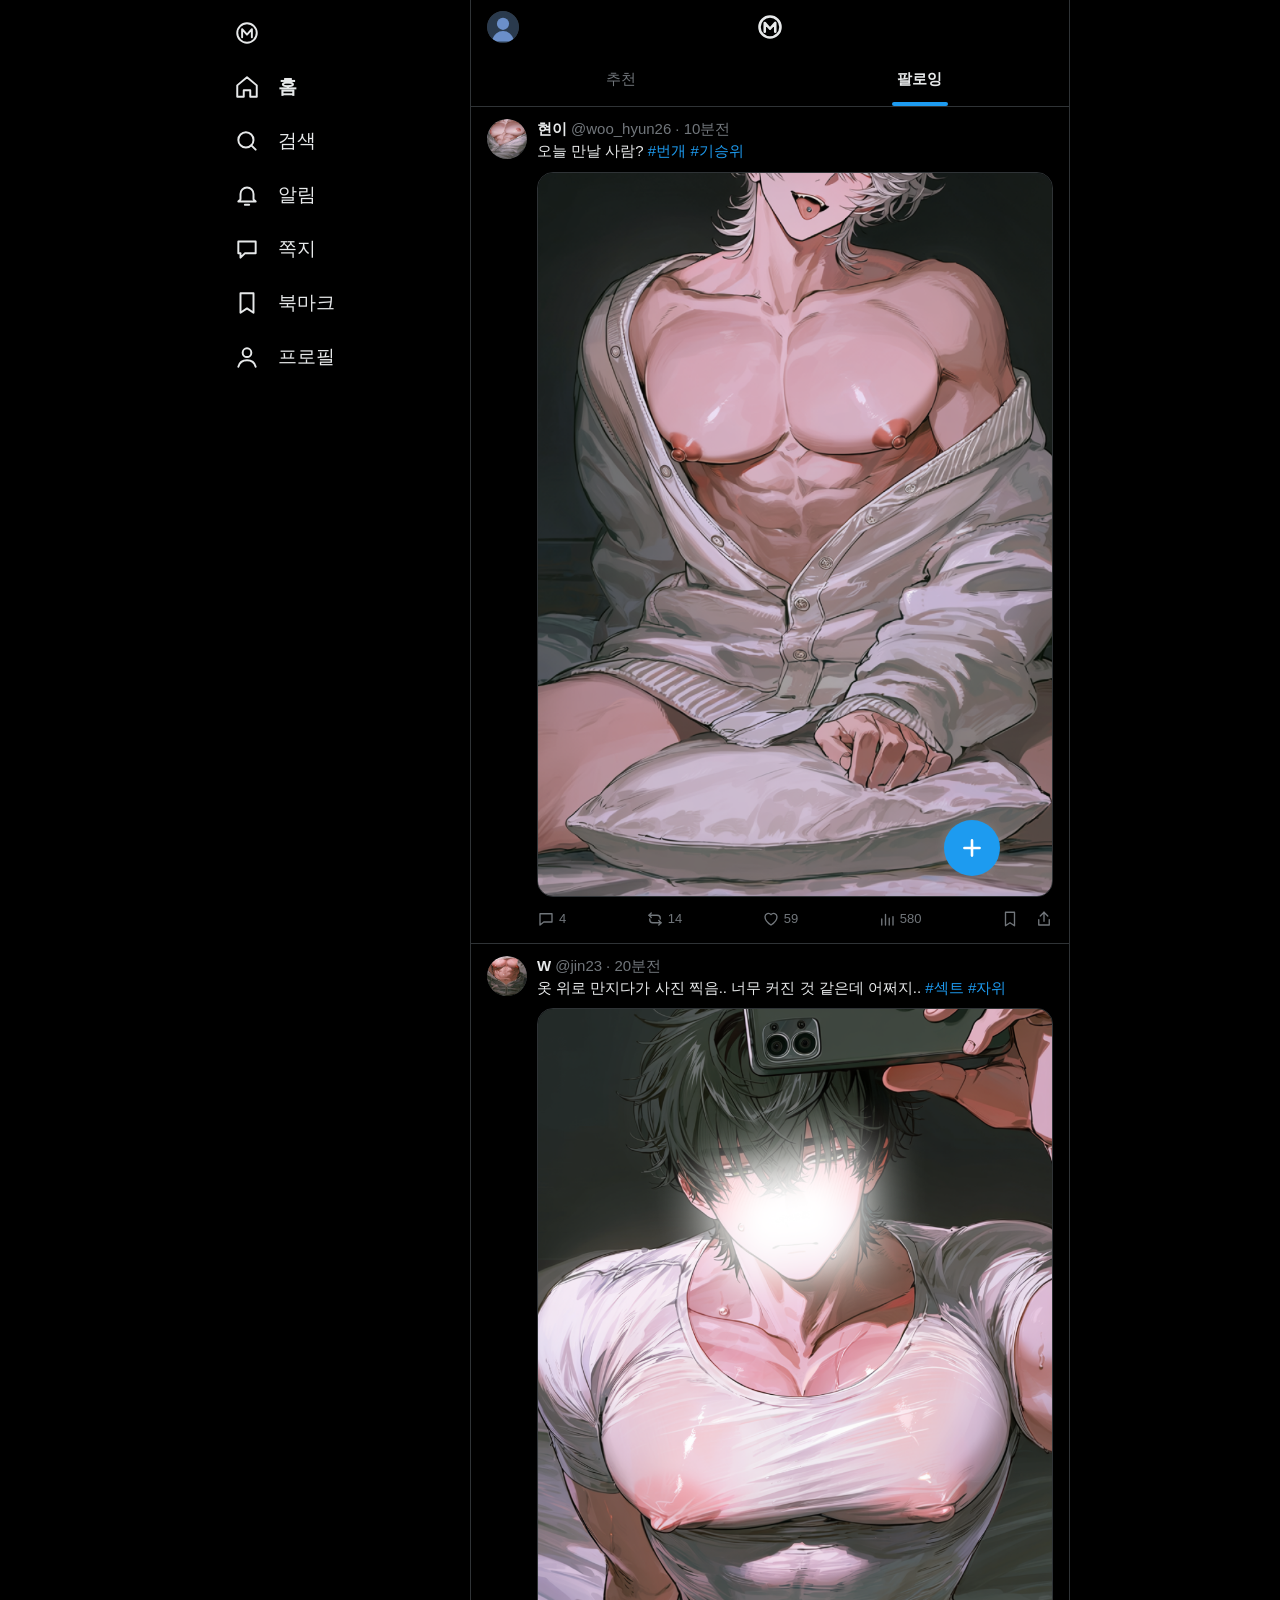
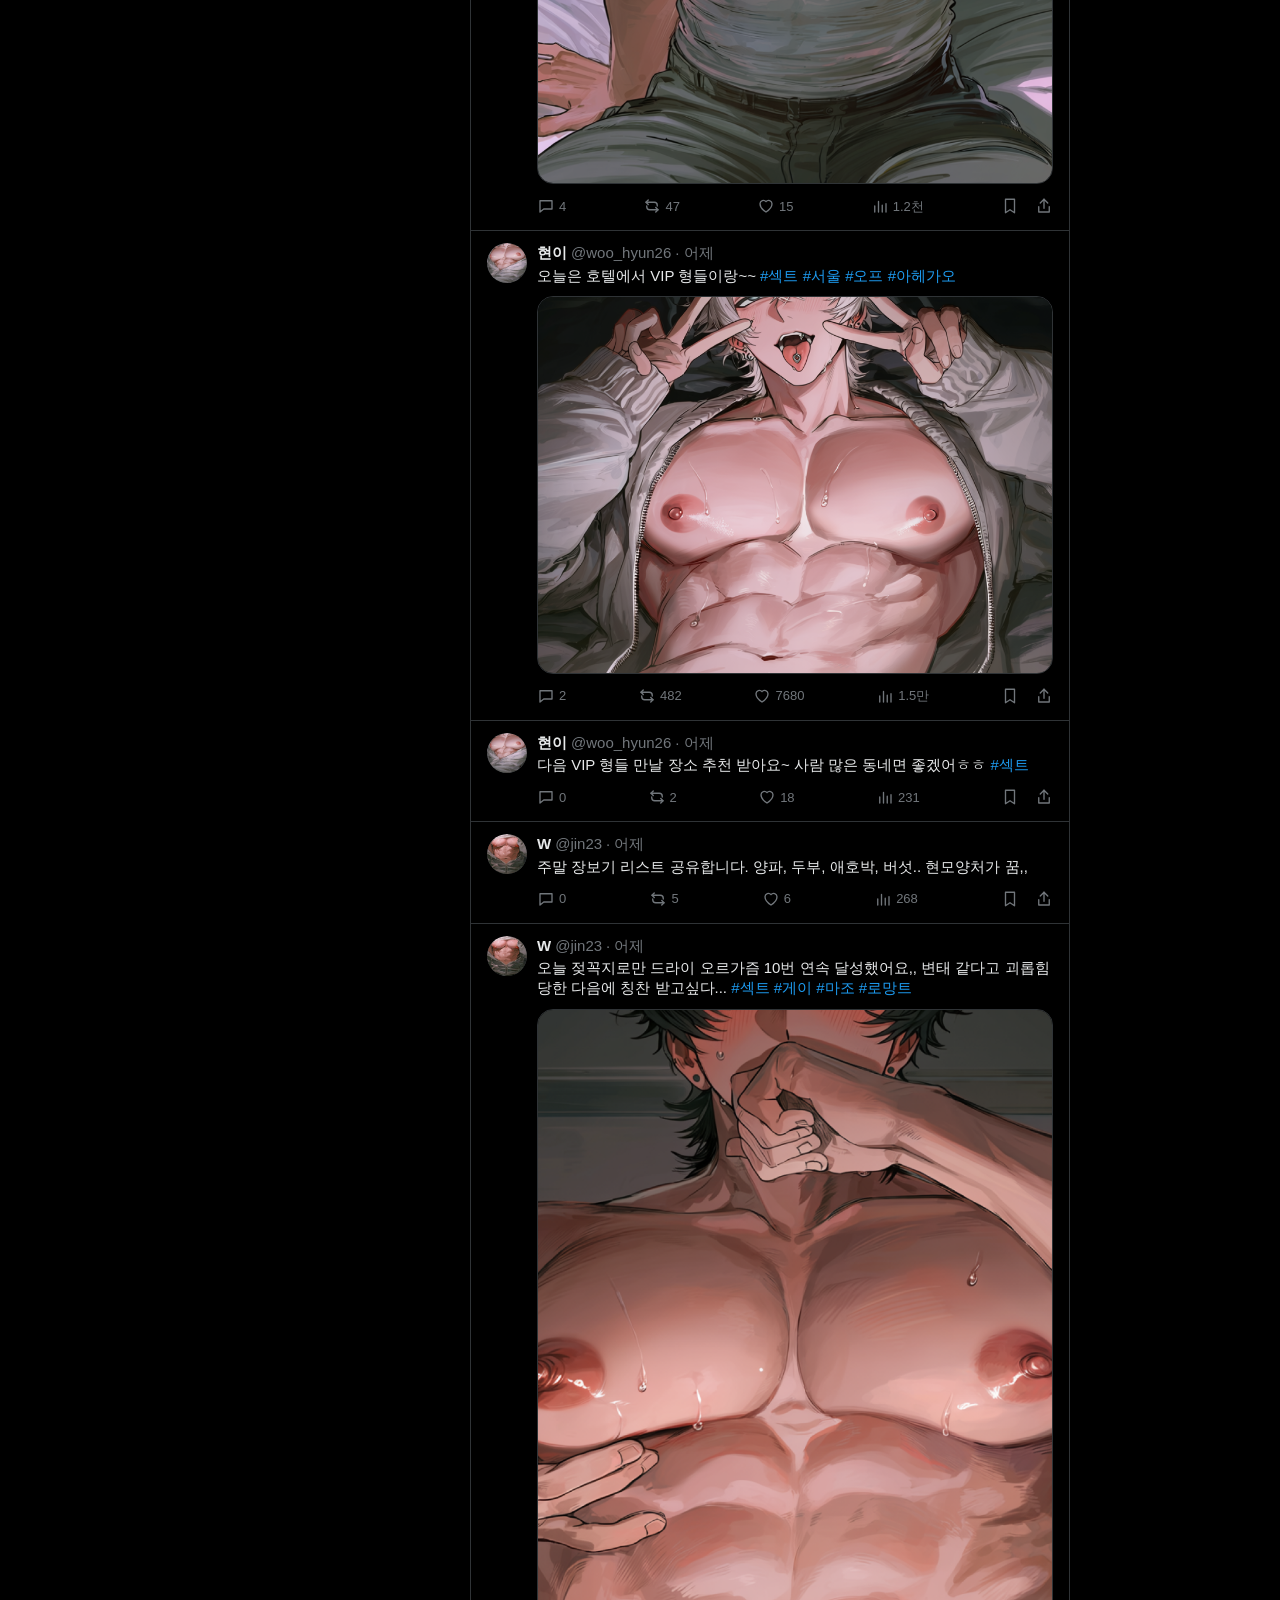
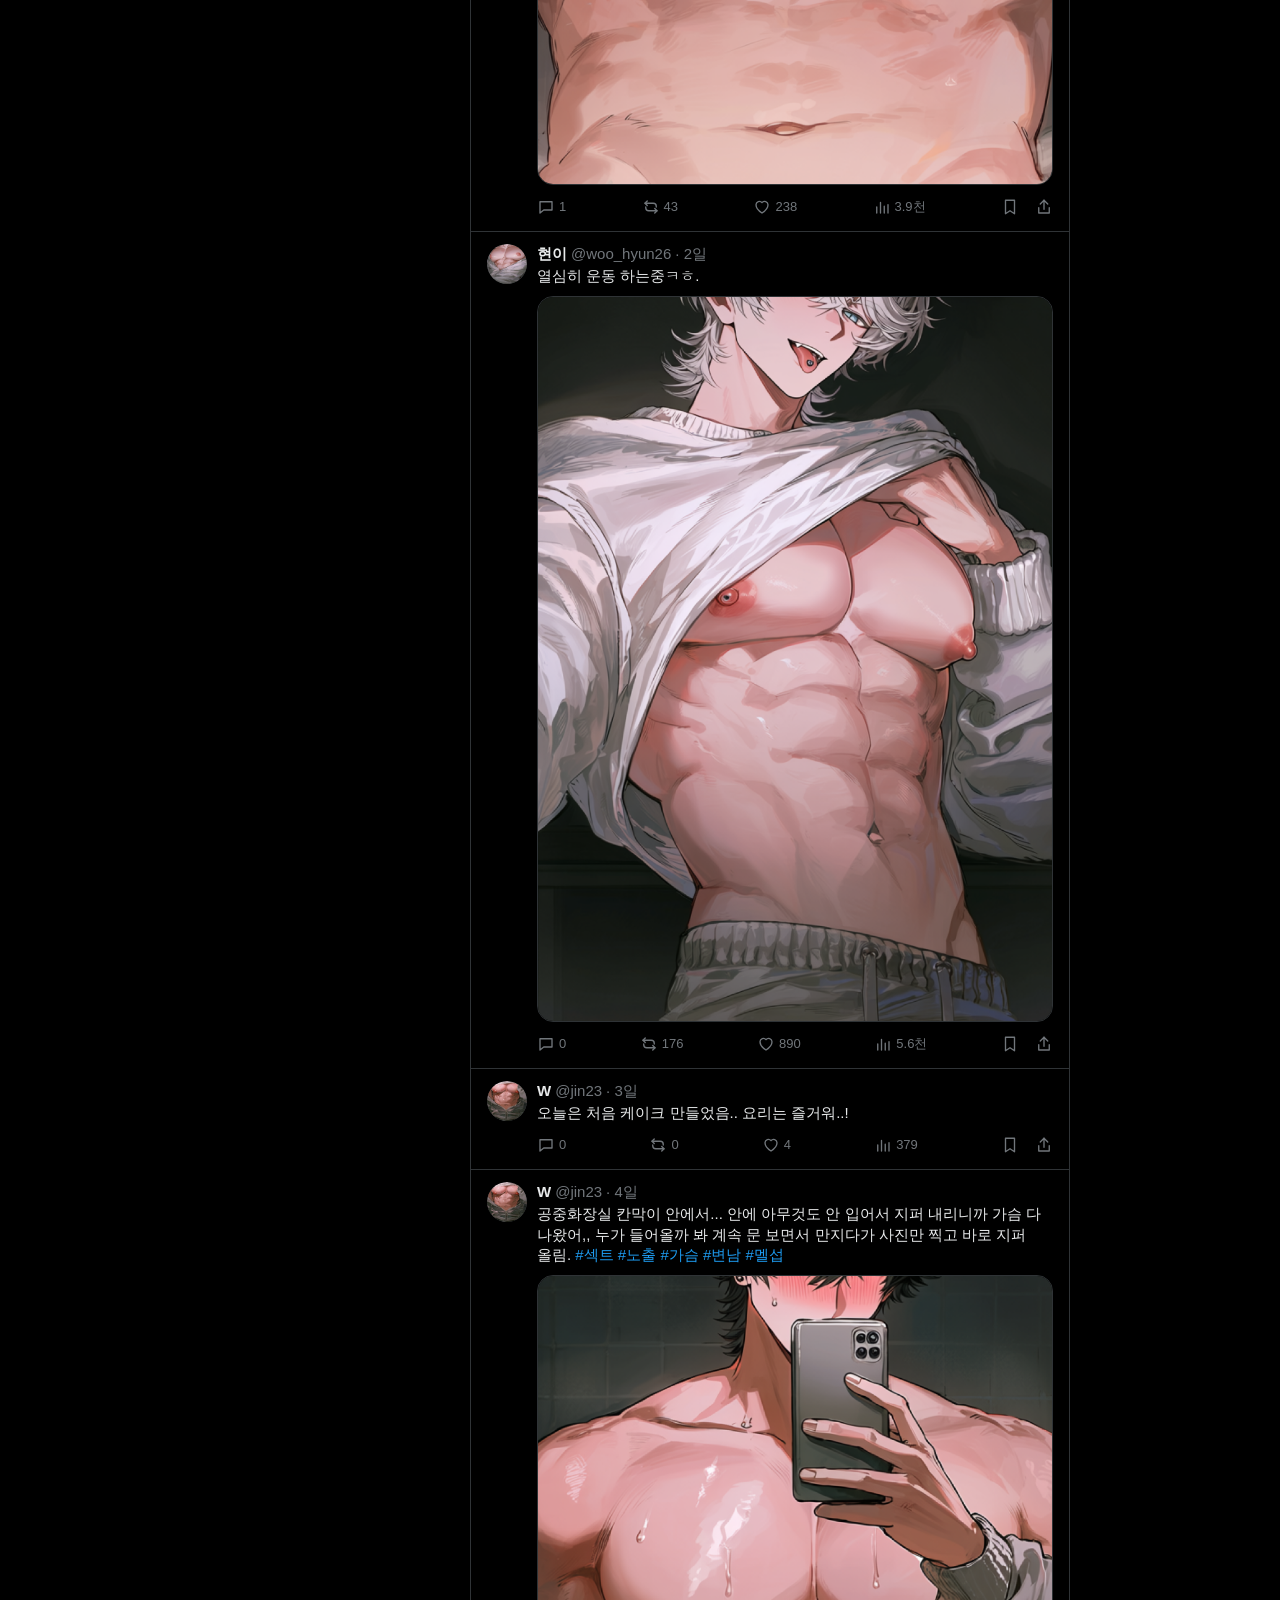
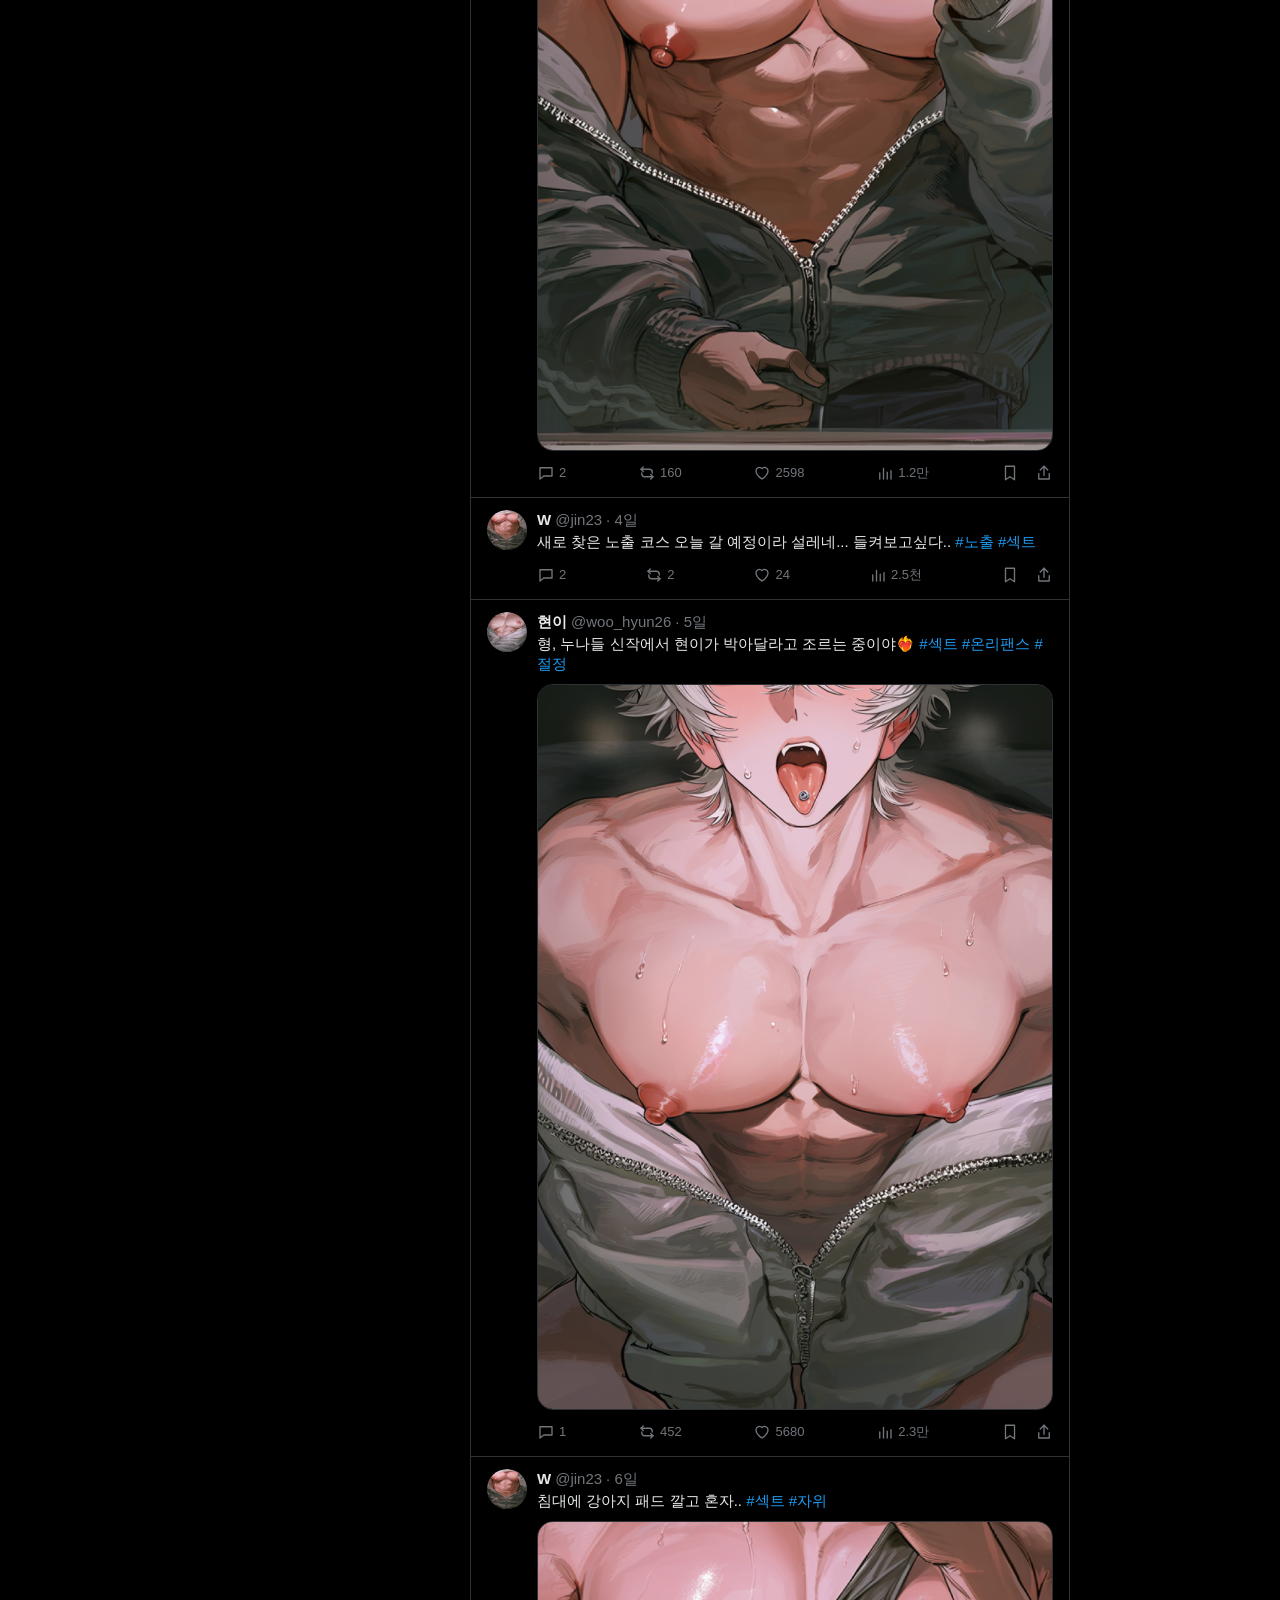
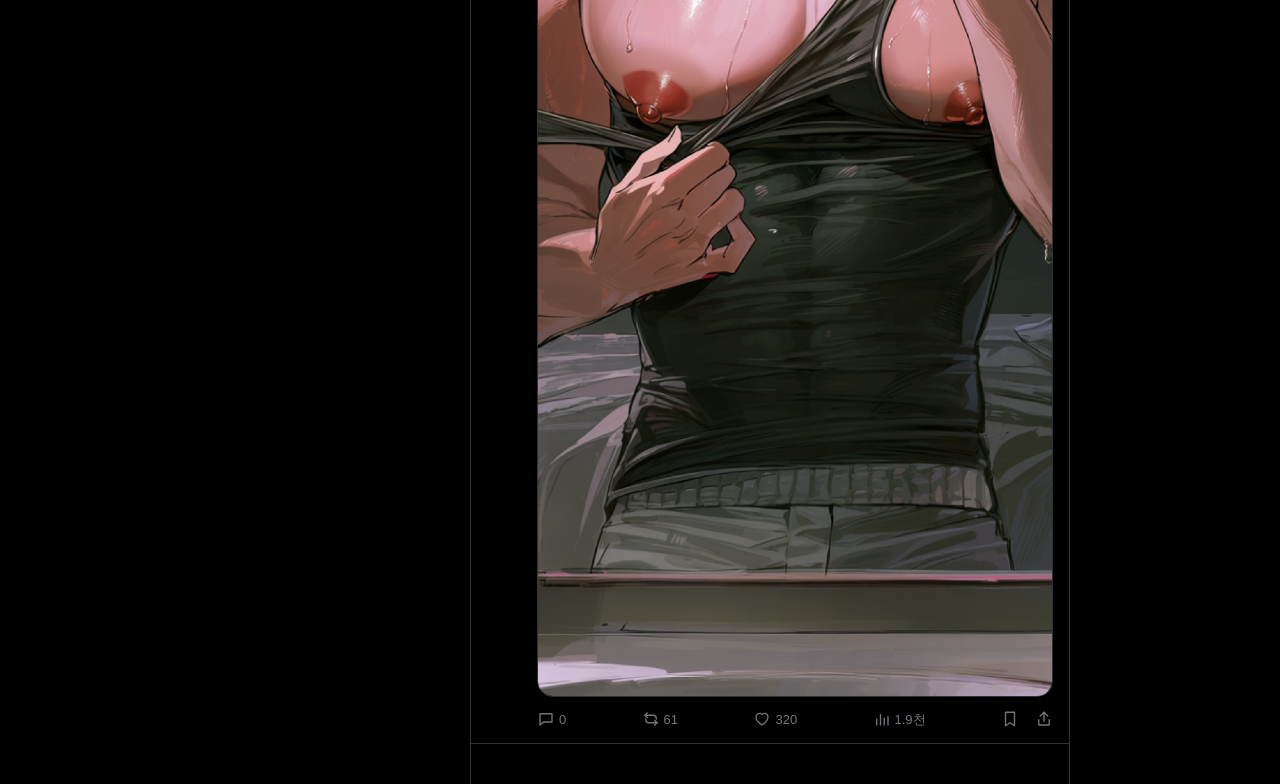
<file: KB/index.html>
<!DOCTYPE html>
<html lang="ko">
<head>
<meta charset="UTF-8">
<meta name="viewport" content="width=device-width, initial-scale=1, viewport-fit=cover">
<title>대한바텀민국</title>
<link rel="stylesheet" href="css/style.css">
</head>
<body>
<div class="wrap">
  <nav class="side" aria-label="주 메뉴"></nav>
  <main id="app"></main>
</div>
<nav class="mob" aria-label="하단 메뉴"></nav>
<button class="fab" data-compose aria-label="새 게시물 (로컬)"></button>
<div id="layer"></div>
<!-- 순서 중요: data.js(내용) 다음 app.js(동작) -->
<script src="js/data.js"></script>
<script src="js/app.js"></script>
</body>
</html>
</file>
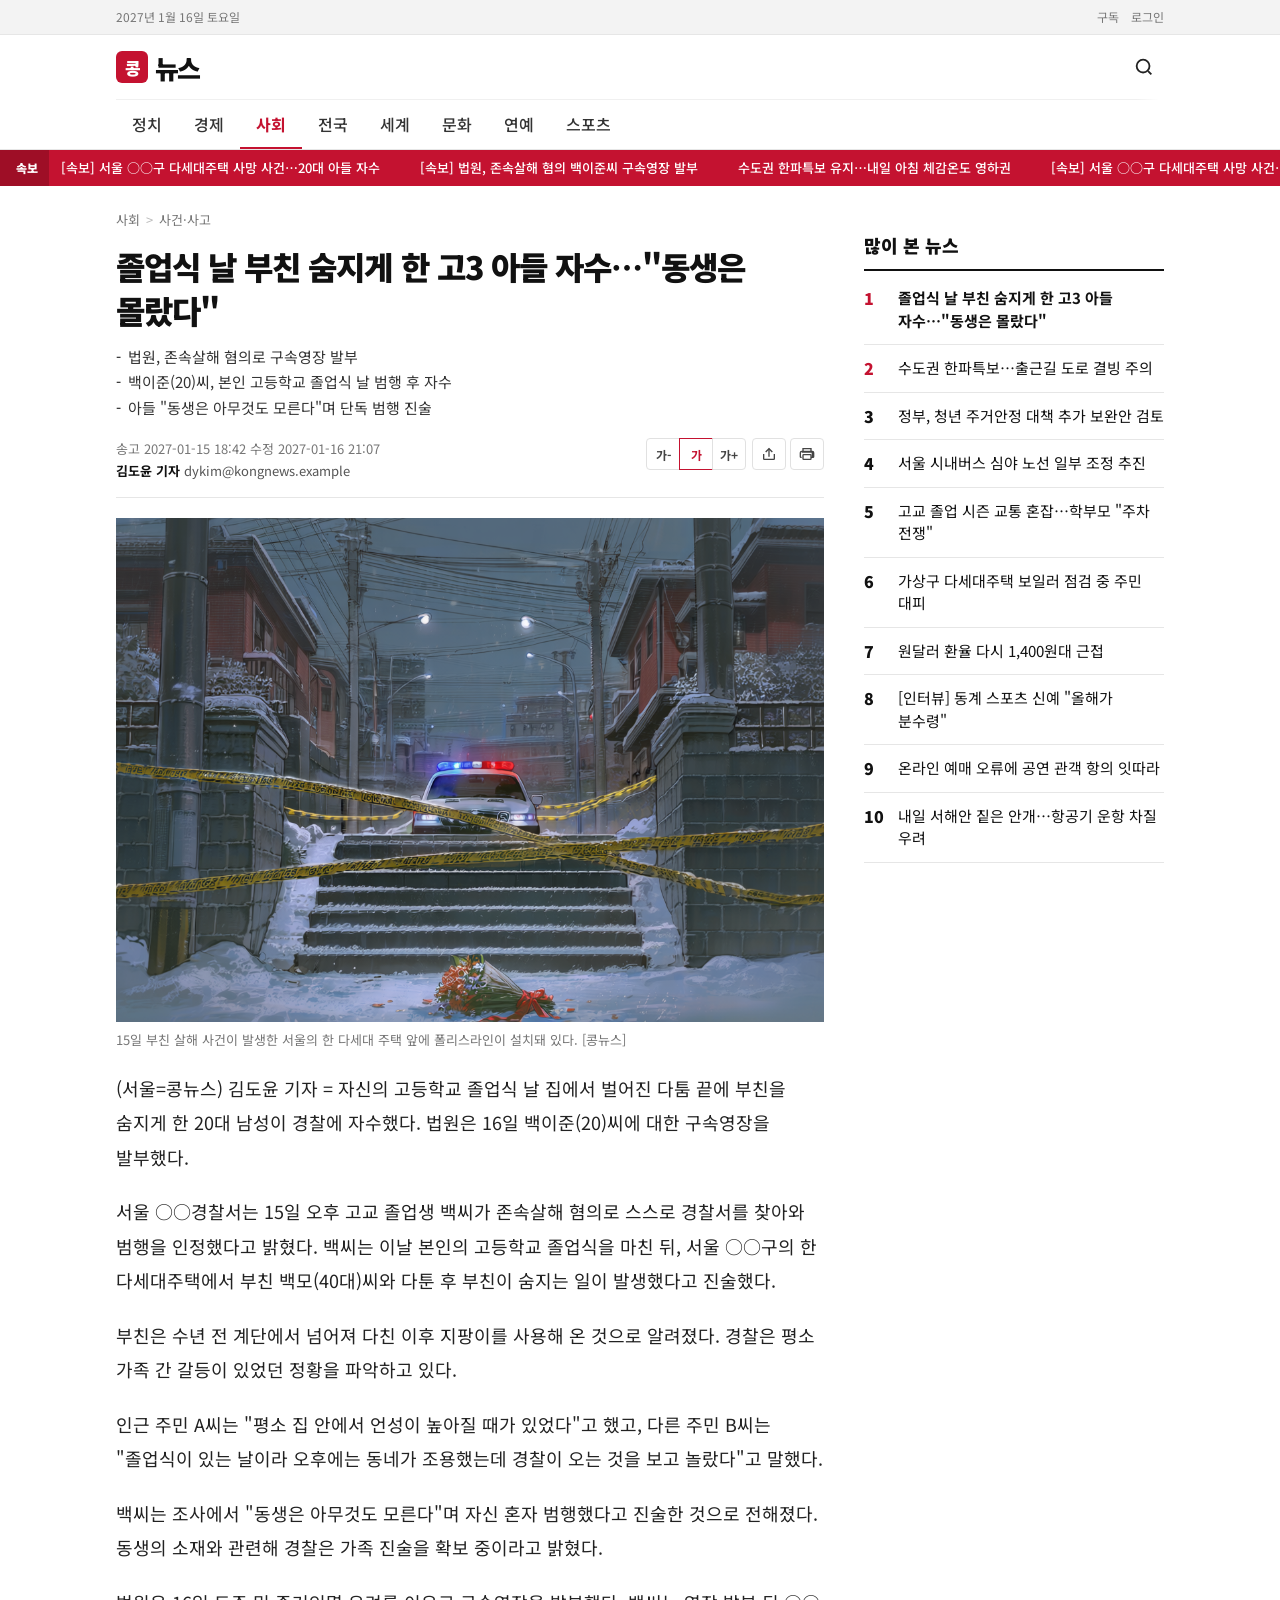
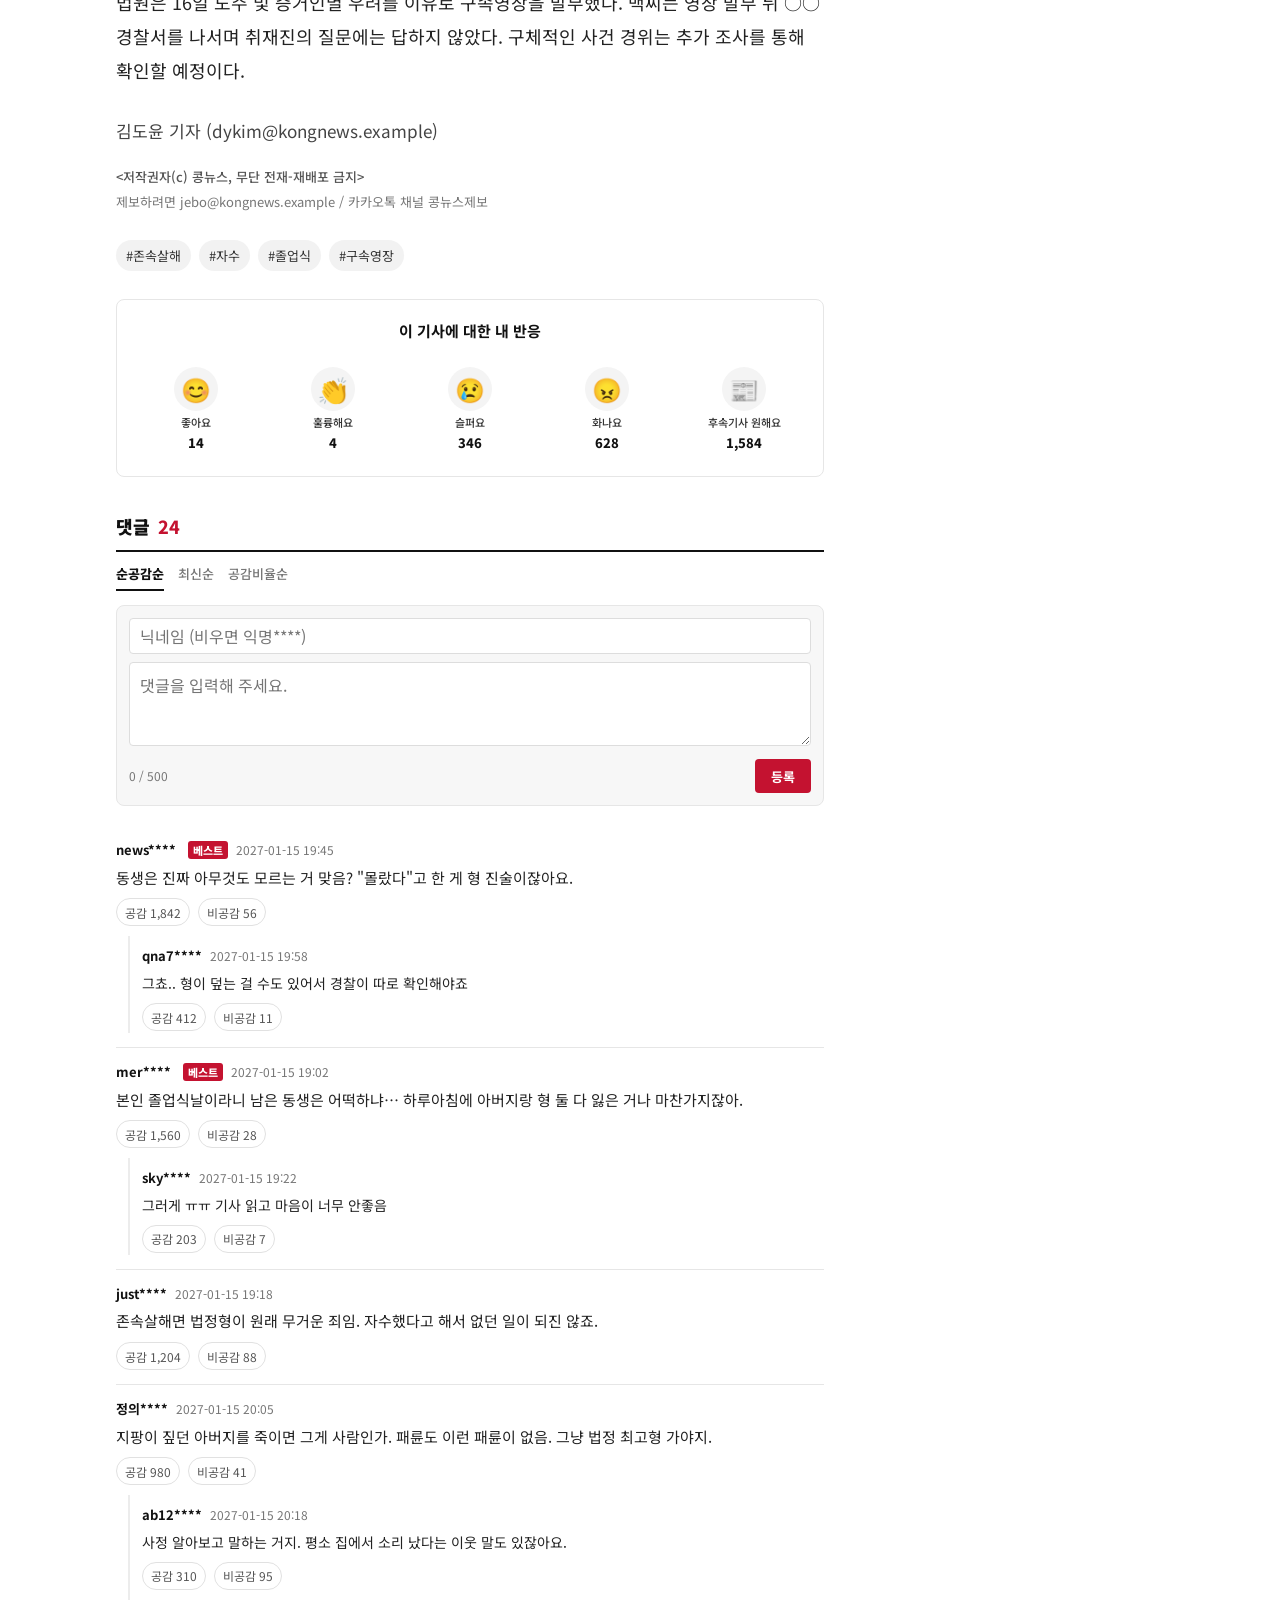
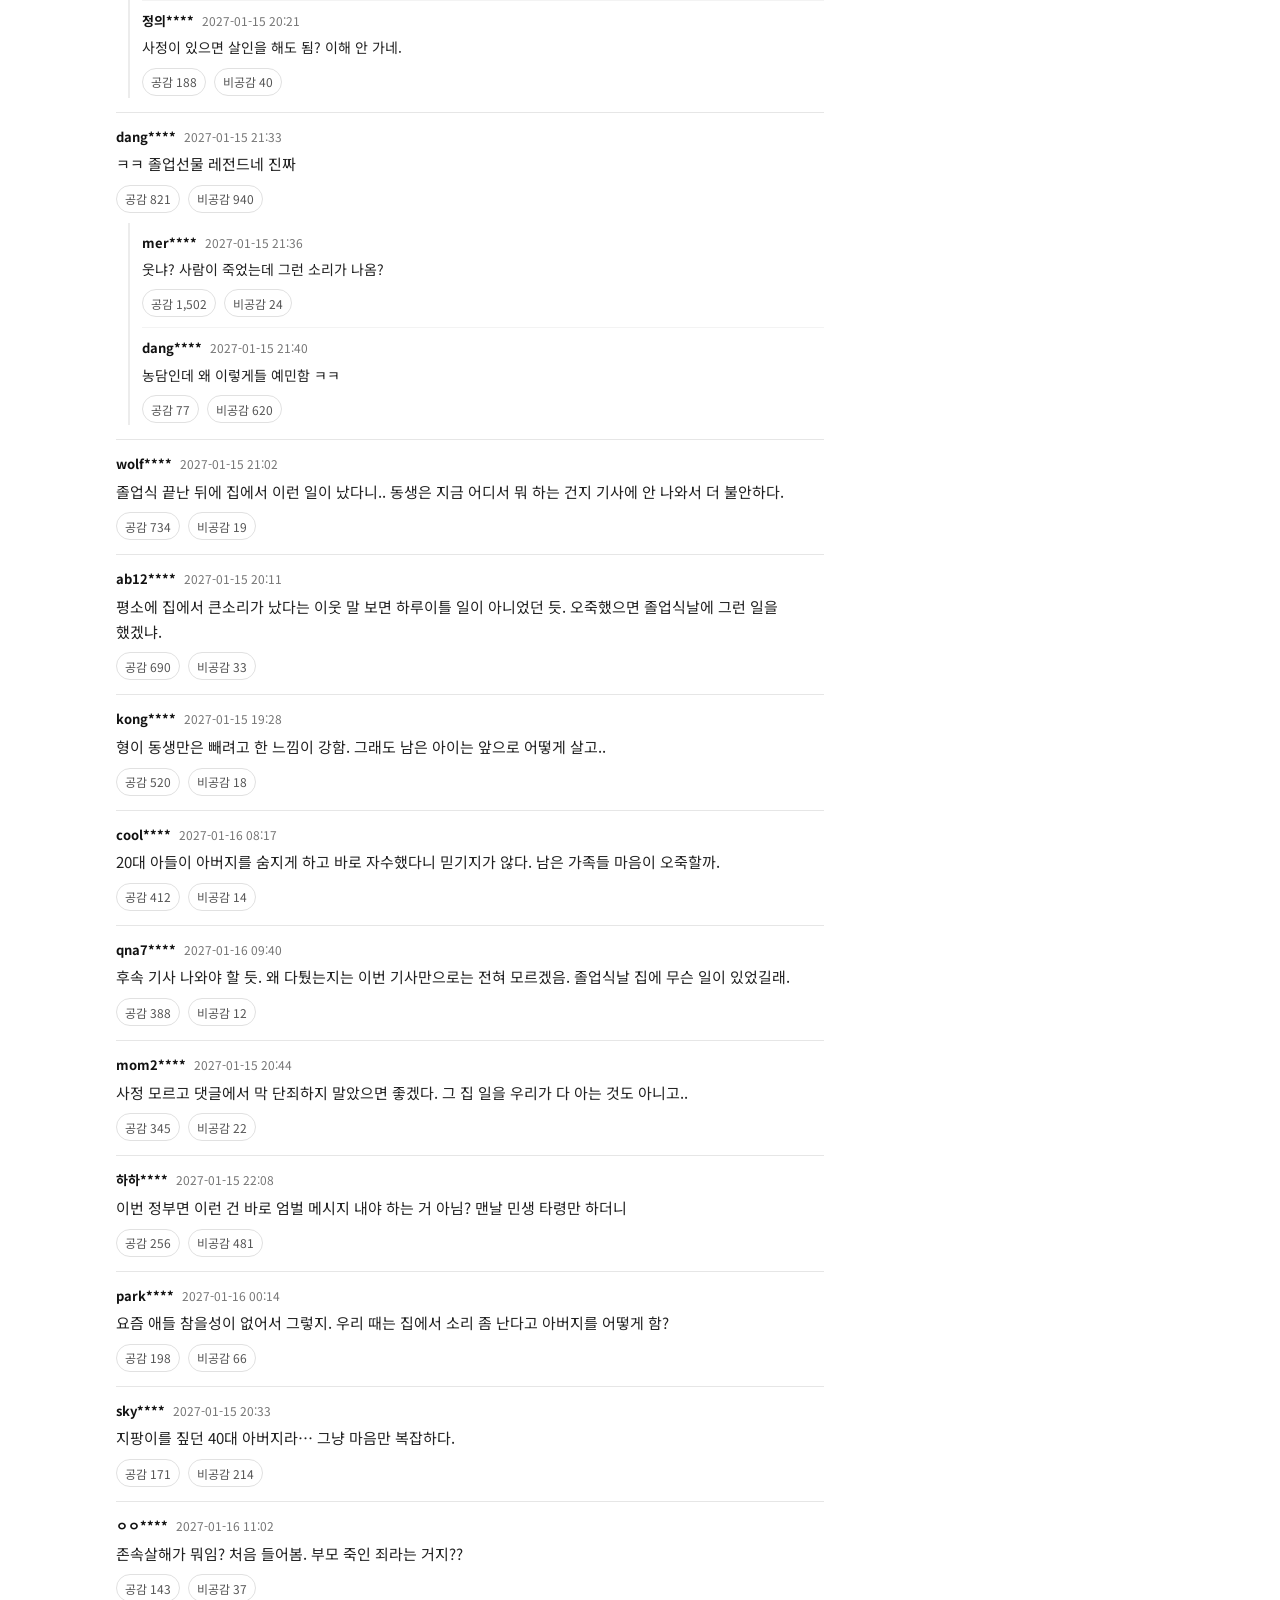
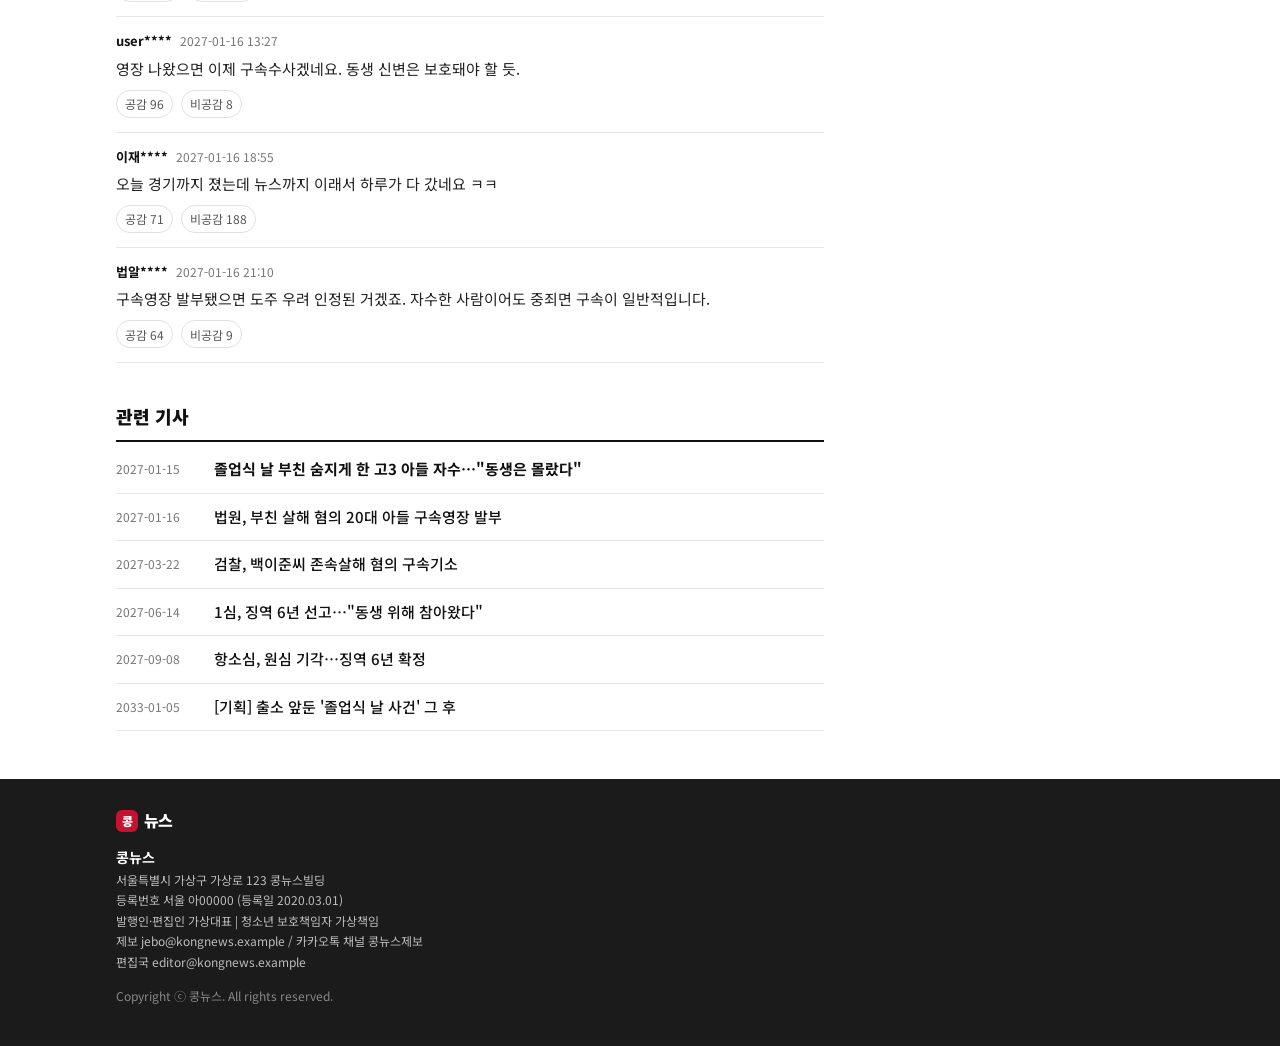
<file: NEWS/index.html>
<!DOCTYPE html>
<html lang="ko">
<head>
  <meta charset="UTF-8">
  <meta name="viewport" content="width=device-width, initial-scale=1, viewport-fit=cover">
  <meta name="theme-color" content="#c41230">
  <meta name="robots" content="noindex, nofollow">
  <title>졸업식 날 부친 숨지게 한 고3 아들 자수…"동생은 몰랐다" | 콩뉴스</title>
  <link rel="icon" href="data:image/svg+xml,%3Csvg xmlns='http://www.w3.org/2000/svg' viewBox='0 0 32 32'%3E%3Crect width='32' height='32' rx='7' fill='%23c41230'/%3E%3Ctext x='16' y='23' text-anchor='middle' font-size='18' font-family='Arial Black,sans-serif' font-weight='800' fill='white'%3E콩%3C/text%3E%3C/svg%3E">
  <link rel="preconnect" href="https://fonts.googleapis.com">
  <link rel="preconnect" href="https://fonts.gstatic.com" crossorigin>
  <link href="https://fonts.googleapis.com/css2?family=Noto+Sans+KR:wght@400;500;700;900&display=swap" rel="stylesheet">
  <style>
    :root {
      --red: #c41230;
      --red-dark: #9e0e26;
      --text: #111;
      --text-2: #333;
      --muted: #767676;
      --line: #e6e6e6;
      --bg: #fff;
      --bg-soft: #f7f7f7;
      --bg-top: #f3f3f3;
      --chip: #f2f2f2;
      --article-size: 18px;
      --max: 1080px;
      --article-max: 720px;
    }
    * { box-sizing: border-box; margin: 0; padding: 0; }
    html, body { background: var(--bg); color: var(--text); }
    body {
      font-family: "Noto Sans KR", "Apple SD Gothic Neo", "Malgun Gothic", sans-serif;
      font-size: 16px;
      line-height: 1.5;
      word-break: keep-all;
      overflow-wrap: break-word;
    }
    button, input, textarea {
      font-family: inherit;
      font-size: inherit;
      color: inherit;
    }
    button { background: none; border: 0; cursor: pointer; }
    a { color: inherit; text-decoration: none; }
    img { max-width: 100%; display: block; }
    .sr-only {
      position: absolute; width: 1px; height: 1px; padding: 0; margin: -1px;
      overflow: hidden; clip: rect(0,0,0,0); white-space: nowrap; border: 0;
    }
    .inner { width: 100%; max-width: var(--max); margin: 0 auto; padding: 0 16px; }

    /* top utility */
    .util {
      background: var(--bg-top);
      border-bottom: 1px solid var(--line);
      font-size: 12px;
      color: var(--muted);
    }
    .util .inner { display: flex; align-items: center; justify-content: space-between; height: 34px; }
    .util-links { display: flex; gap: 12px; }
    .util-links a:hover { color: var(--text); }

    /* header */
    .header {
      background: #fff;
      border-bottom: 1px solid var(--line);
      position: sticky;
      top: 0;
      z-index: 40;
    }
    .header-row {
      display: flex;
      align-items: center;
      justify-content: space-between;
      height: 56px;
    }
    .logo { display: flex; align-items: center; gap: 7px; }
    .logo-mark {
      width: 28px; height: 28px;
      background: var(--red);
      color: #fff;
      border-radius: 6px;
      display: inline-flex;
      align-items: center;
      justify-content: center;
      font-weight: 900;
      font-size: 15px;
      letter-spacing: -0.06em;
      line-height: 1;
    }
    .logo-text { font-weight: 900; font-size: 22px; letter-spacing: -0.06em; }
    .header-actions { display: flex; align-items: center; gap: 2px; }
    .icon-btn {
      width: 40px; height: 40px;
      display: inline-flex;
      align-items: center;
      justify-content: center;
      color: #222;
      border-radius: 8px;
    }
    .icon-btn:hover { background: var(--bg-soft); }
    .icon-btn svg { width: 22px; height: 22px; }

    .nav {
      display: flex;
      gap: 0;
      overflow-x: auto;
      -webkit-overflow-scrolling: touch;
      scrollbar-width: none;
      border-top: 1px solid #f0f0f0;
    }
    .nav::-webkit-scrollbar { display: none; }
    .nav a {
      flex: 0 0 auto;
      padding: 11px 12px 10px;
      font-size: 15px;
      font-weight: 500;
      color: #333;
      border-bottom: 2px solid transparent;
      white-space: nowrap;
    }
    .nav a.active {
      color: var(--red);
      font-weight: 700;
      border-bottom-color: var(--red);
    }


    .nav-wrap { position: relative; }
    .nav-wrap::after {
      content: "";
      position: absolute;
      right: 0; top: 0; bottom: 2px;
      width: 28px;
      background: linear-gradient(to right, rgba(255,255,255,0), #fff 80%);
      pointer-events: none;
    }

    /* search panel */
    .search-panel {
      display: none;
      border-top: 1px solid var(--line);
      background: #fff;
      padding: 12px 0 16px;
    }
    .search-panel.open { display: block; }
    .search-form { display: flex; gap: 8px; }
    .search-form input {
      flex: 1;
      height: 42px;
      border: 1px solid #ccc;
      border-radius: 4px;
      padding: 0 12px;
      outline: none;
    }
    .search-form input:focus { border-color: var(--red); }
    .search-form button[type="submit"] {
      height: 42px;
      padding: 0 16px;
      background: var(--red);
      color: #fff;
      font-weight: 700;
      border-radius: 4px;
    }
    .search-msg { margin-top: 8px; font-size: 13px; color: var(--muted); }

    /* ticker */
    .ticker {
      background: var(--red);
      color: #fff;
      height: 36px;
      display: flex;
      align-items: stretch;
      overflow: hidden;
    }
    .ticker-label {
      flex: 0 0 auto;
      display: flex;
      align-items: center;
      padding: 0 10px 0 16px;
      font-size: 12px;
      font-weight: 900;
      letter-spacing: 0.04em;
      background: var(--red-dark);
    }
    .ticker-viewport { flex: 1; overflow: hidden; position: relative; }
    .ticker-track {
      display: inline-flex;
      align-items: center;
      height: 36px;
      white-space: nowrap;
      animation: ticker 28s linear infinite;
    }
    .ticker-item {
      padding: 0 28px 0 12px;
      font-size: 13px;
      font-weight: 500;
    }
    @keyframes ticker {
      0% { transform: translateX(0); }
      100% { transform: translateX(-50%); }
    }
    @media (prefers-reduced-motion: reduce) {
      .ticker-track { animation: none; }
    }

    /* layout */
    .page { padding: 16px 0 48px; }
    .layout {
      width: 100%;
      max-width: var(--max);
      margin: 0 auto;
      padding: 0 16px;
      display: grid;
      grid-template-columns: 1fr;
      gap: 40px;
    }
    .article-col { min-width: 0; max-width: var(--article-max); }

    .breadcrumb { font-size: 13px; color: var(--muted); margin-bottom: 14px; }
    .breadcrumb a:hover { text-decoration: underline; }
    .breadcrumb .sep { margin: 0 6px; color: #bbb; }

    .headline {
      font-size: 24px;
      font-weight: 900;
      line-height: 1.38;
      letter-spacing: -0.03em;
      margin-bottom: 12px;
    }
    .subheads { list-style: none; margin: 0 0 18px; }
    .subheads li {
      position: relative;
      padding-left: 12px;
      font-size: 15px;
      line-height: 1.7;
      color: var(--text-2);
    }
    .subheads li::before {
      content: "-";
      position: absolute;
      left: 0;
      color: #111;
    }

    .meta {
      display: flex;
      flex-wrap: wrap;
      align-items: flex-start;
      justify-content: space-between;
      gap: 10px 16px;
      padding-bottom: 14px;
      border-bottom: 1px solid var(--line);
      margin-bottom: 20px;
    }
    .meta-info { font-size: 13px; color: var(--muted); line-height: 1.7; }
    .meta-info .reporter { color: #111; font-weight: 700; }
    .meta-info .email { color: #555; }
    .tools { display: flex; align-items: center; gap: 2px; margin-left: auto; }
    .tool {
      min-width: 34px;
      height: 32px;
      padding: 0 6px;
      display: inline-flex;
      align-items: center;
      justify-content: center;
      border: 1px solid #e1e1e1;
      border-radius: 4px;
      color: #444;
      font-size: 12px;
      font-weight: 700;
      background: #fff;
    }
    .tool + .tool { margin-left: 2px; }
    .tool:hover { background: var(--bg-soft); }
    .tool.active, .tool[aria-pressed="true"] { border-color: var(--red); color: var(--red); }
    .tool svg { width: 16px; height: 16px; }
    .font-group { display: inline-flex; margin-right: 4px; }
    .font-group .tool { border-radius: 0; }
    .font-group .tool:first-child { border-radius: 4px 0 0 4px; }
    .font-group .tool:last-child { border-radius: 0 4px 4px 0; margin-left: -1px; }
    .font-group .tool:not(:first-child) { margin-left: -1px; }

    .figure { margin: 0 0 22px; }
    .figure-frame {
      width: 100%;
      aspect-ratio: 16 / 10;
      background: #d8d8d8;
      color: #777;
      display: flex;
      flex-direction: column;
      align-items: center;
      justify-content: center;
      gap: 8px;
      overflow: hidden;
    }
    .figure-frame img { width: 100%; height: 100%; object-fit: cover; }
    .figure-ph-icon { font-size: 28px; opacity: 0.7; }
    .figure-ph-text { font-size: 13px; }
    .caption { margin-top: 8px; font-size: 13px; color: var(--muted); line-height: 1.5; }

    .body { font-size: var(--article-size); line-height: 1.9; color: #222; }
    .body p { margin: 0 0 1.15em; }
    .body .byline-end { margin-top: 1.6em; font-size: 0.95em; color: #444; }
    .copyright {
      margin: 8px 0 0;
      font-size: 13px;
      color: #555;
      font-weight: 500;
    }
    .tip-line { margin: 6px 0 0; font-size: 13px; color: var(--muted); }

    .keywords { display: flex; flex-wrap: wrap; gap: 8px; margin: 28px 0 8px; }
    .keywords a, .keywords span {
      display: inline-block;
      padding: 6px 10px;
      background: var(--chip);
      border-radius: 20px;
      font-size: 13px;
      color: #333;
    }
    .keywords a:hover { background: #e9e9e9; }

    /* reactions */
    .react {
      margin: 28px 0 0;
      padding: 20px 12px 16px;
      border: 1px solid var(--line);
      border-radius: 8px;
      background: #fff;
    }
    .react-title {
      text-align: center;
      font-size: 15px;
      font-weight: 700;
      margin-bottom: 16px;
    }
    .react-list {
      display: grid;
      grid-template-columns: repeat(5, 1fr);
      gap: 4px;
    }
    .react-btn {
      display: flex;
      flex-direction: column;
      align-items: center;
      gap: 4px;
      padding: 8px 2px;
      border-radius: 8px;
      color: #333;
    }
    .react-btn:hover { background: var(--bg-soft); }
    .react-btn.selected { background: #fff3f4; }
    .react-emoji {
      width: 44px; height: 44px;
      border-radius: 50%;
      background: #f4f4f4;
      display: flex;
      align-items: center;
      justify-content: center;
      font-size: 24px;
      line-height: 1;
    }
    .react-btn.selected .react-emoji {
      background: #ffe3e6;
      box-shadow: 0 0 0 2px var(--red);
    }
    .react-label { font-size: 11px; font-weight: 500; text-align: center; line-height: 1.3; }
    .react-count { font-size: 13px; font-weight: 800; color: #111; }
    .react-btn.selected .react-count { color: var(--red); }

    /* comments */
    .comments { margin-top: 36px; }
    .comments-head {
      display: flex;
      align-items: baseline;
      gap: 8px;
      border-bottom: 2px solid #111;
      padding-bottom: 10px;
      margin-bottom: 12px;
    }
    .comments-head h2 { font-size: 18px; font-weight: 900; }
    .comments-head .count { color: var(--red); font-weight: 800; font-size: 18px; }
    .sort-tabs { display: flex; gap: 14px; margin-bottom: 14px; }
    .sort-tabs button {
      font-size: 13px;
      color: var(--muted);
      font-weight: 500;
      padding-bottom: 6px;
      border-bottom: 2px solid transparent;
    }
    .sort-tabs button.active { color: #111; font-weight: 800; border-bottom-color: #111; }

    .c-form {
      background: var(--bg-soft);
      border: 1px solid var(--line);
      border-radius: 8px;
      padding: 12px;
      margin-bottom: 20px;
    }
    .c-form input[type="text"] {
      width: 100%;
      height: 36px;
      border: 1px solid #ddd;
      border-radius: 4px;
      padding: 0 10px;
      background: #fff;
      margin-bottom: 8px;
      outline: none;
    }
    .c-form input:focus, .c-form textarea:focus { border-color: #999; }
    .c-form textarea {
      width: 100%;
      min-height: 84px;
      border: 1px solid #ddd;
      border-radius: 4px;
      padding: 10px;
      background: #fff;
      resize: vertical;
      outline: none;
      line-height: 1.5;
    }
    .c-form-row {
      display: flex;
      align-items: center;
      justify-content: space-between;
      margin-top: 8px;
    }
    .c-count { font-size: 12px; color: var(--muted); }
    .c-submit {
      height: 34px;
      padding: 0 16px;
      background: var(--red);
      color: #fff;
      font-weight: 700;
      font-size: 13px;
      border-radius: 4px;
    }
    .c-submit:disabled { opacity: 0.45; cursor: default; }

    .c-item { padding: 14px 0; border-bottom: 1px solid var(--line); }
    .c-meta { display: flex; align-items: baseline; gap: 8px; margin-bottom: 6px; }
    .c-nick { font-size: 13px; font-weight: 700; }
    .c-time { font-size: 12px; color: var(--muted); }
    .c-text { font-size: 15px; line-height: 1.65; color: #222; }
    .c-acts { display: flex; gap: 8px; margin-top: 8px; }
    .c-vote {
      height: 28px;
      padding: 0 8px;
      border: 1px solid #e1e1e1;
      border-radius: 14px;
      font-size: 12px;
      color: #555;
      display: inline-flex;
      align-items: center;
      gap: 4px;
      background: #fff;
    }
    .c-vote.on { border-color: var(--red); color: var(--red); font-weight: 700; background: #fff7f8; }

    /* related */
    .related { margin-top: 40px; }
    .section-title {
      font-size: 18px;
      font-weight: 900;
      padding-bottom: 10px;
      border-bottom: 2px solid #111;
      margin-bottom: 4px;
    }
    .rel-item, .pop-item {
      display: flex;
      gap: 12px;
      padding: 12px 0;
      border-bottom: 1px solid var(--line);
      align-items: flex-start;
    }
    .rel-date {
      flex: 0 0 86px;
      font-size: 12px;
      color: var(--muted);
      padding-top: 2px;
    }
    .rel-title { font-size: 15px; font-weight: 500; line-height: 1.5; }
    .rel-item:hover .rel-title, .pop-item:hover .pop-title { text-decoration: underline; }

    .popular { margin-top: 8px; }
    .pop-rank {
      flex: 0 0 22px;
      font-size: 16px;
      font-weight: 900;
      color: #111;
      line-height: 1.4;
    }
    .pop-item:nth-child(-n+3) .pop-rank { color: var(--red); }
    .pop-title { font-size: 15px; line-height: 1.5; flex: 1; }
    .pop-current .pop-title { font-weight: 700; }

    /* footer */
    .footer {
      background: #1b1b1b;
      color: #bdbdbd;
      font-size: 12px;
      line-height: 1.7;
      padding: 28px 0 40px;
    }
    .footer strong { color: #fff; font-size: 14px; }
    .footer a:hover { color: #fff; text-decoration: underline; }
    .footer-logo { display: flex; align-items: center; gap: 6px; margin-bottom: 12px; color: #fff; }
    .footer-logo .logo-mark { width: 22px; height: 22px; font-size: 12px; }
    .footer-logo .logo-text { font-size: 16px; }
    .footer p { margin: 0; }
    .footer .copy { margin-top: 14px; color: #888; }

    /* toast */
    .toast {
      position: fixed;
      left: 50%;
      bottom: 24px;
      transform: translateX(-50%) translateY(12px);
      background: rgba(20,20,20,0.92);
      color: #fff;
      font-size: 13px;
      padding: 10px 16px;
      border-radius: 6px;
      opacity: 0;
      pointer-events: none;
      transition: opacity .2s, transform .2s;
      z-index: 80;
      white-space: nowrap;
    }
    .toast.show { opacity: 1; transform: translateX(-50%) translateY(0); }

    @media (min-width: 900px) {
      .headline { font-size: 32px; }
      .header-row { height: 64px; }
      .logo-text { font-size: 26px; }
      .logo-mark { width: 32px; height: 32px; font-size: 17px; }
      .nav a { padding: 12px 16px 11px; font-size: 16px; }
      .layout { grid-template-columns: minmax(0, 1fr) 300px; align-items: start; padding-top: 8px; }
      .article-col { max-width: none; }
      .sidebar { position: sticky; top: 86px; padding-top: 22px; }
      .popular { margin-top: 0; }
    }


    .c-badge {
      display: inline-block;
      margin-left: 4px;
      padding: 0 5px;
      height: 18px;
      line-height: 18px;
      border-radius: 3px;
      background: var(--red);
      color: #fff;
      font-size: 11px;
      font-weight: 800;
      vertical-align: middle;
    }
    .c-replies {
      margin: 10px 0 0 12px;
      padding: 0 0 0 12px;
      border-left: 2px solid #ececec;
    }
    .c-reply {
      padding: 10px 0;
      border-bottom: 1px solid #f3f3f3;
    }
    .c-reply:last-child { border-bottom: 0; padding-bottom: 2px; }
    .c-reply .c-text { font-size: 14px; }
    .rel-item.rel-current .rel-title { font-weight: 700; }
    .figure-frame.has-img {
      aspect-ratio: 1056 / 752;
      background: #111;
    }
    .figure-frame.has-img img {
      width: 100%;
      height: 100%;
      object-fit: contain;
    }


    @media print {
      .util, .header, .ticker, .tools, .react, .comments, .related, .sidebar, .footer, .toast, .search-panel { display: none !important; }
      .layout { display: block; padding: 0; }
      body { color: #000; }
    }
  </style>
</head>
<body>
  <div id="app"></div>
  <div class="toast" id="toast" role="status" aria-live="polite"></div>
  <script>
  /* ============================================================
   * 콩뉴스 기사 데이터 (v2)
   * DATA.articles 안의 기사만 고치면 제목, 본문, 사진, 감정표현, 댓글이 바뀝니다.
   * 관련 기사를 누르면 후속·기획 기사로 전환됩니다.
   * ============================================================ */

  const PHOTO_ARREST = "img/ijun_arrest.png";
  const PHOTO_ALT_ARREST = "구속영장 발부 뒤 서울 ○○경찰서에서 나오는 백이준씨";
  const PHOTO_CAP_ARREST = "16일 부친 살해 혐의로 구속영장이 발부된 백이준(20)씨가 서울 ○○경찰서에서 나오고 있다. [콩뉴스]";

  const POPULAR_2027 = [
    { id: "arrest", title: "졸업식 날 부친 숨지게 한 고3 아들 자수…\"동생은 몰랐다\"" },
    { title: "수도권 한파특보…출근길 도로 결빙 주의" },
    { title: "정부, 청년 주거안정 대책 추가 보완안 검토" },
    { title: "서울 시내버스 심야 노선 일부 조정 추진" },
    { title: "고교 졸업 시즌 교통 혼잡…학부모 \"주차 전쟁\"" },
    { title: "가상구 다세대주택 보일러 점검 중 주민 대피" },
    { title: "원달러 환율 다시 1,400원대 근접" },
    { title: "[인터뷰] 동계 스포츠 신예 \"올해가 분수령\"" },
    { title: "온라인 예매 오류에 공연 관객 항의 잇따라" },
    { title: "내일 서해안 짙은 안개…항공기 운항 차질 우려" }
  ];
  const POPULAR_2027_SUMMER = [
    { id: "verdict", title: "1심, 존속살해 백이준씨 징역 6년 선고…\"동생 위해 참아왔다\"" },
    { title: "주중 늦더위…서울 낮 기온 30도 안팎" },
    { title: "정부, 에너지 요금 개편 추가 검토" },
    { title: "프로야구, 주말 3연전 흥행 이어져" },
    { id: "arrest", title: "졸업식 날 부친 숨지게 한 고3 아들 자수…\"동생은 몰랐다\"" },
    { title: "서울 시내버스 노선 일부 조정 추진" },
    { title: "원달러 환율 1,300원대 후반에서 등락" },
    { title: "여름 휴가철 공항 이용객 증가" },
    { title: "온라인 예매 오류에 공연 관객 항의 잇따라" },
    { title: "내일 중부 소나기…오후 교통 혼잡 주의" }
  ];
  const POPULAR_2027_FALL = [
    { id: "appeal", title: "항소심, 존속살해 백이준씨 원심 기각…징역 6년 확정" },
    { title: "추석 연휴 고속도로 정체 정점" },
    { title: "수도권 초미세먼지 농도 일시 상승" },
    { title: "고속철도 연휴 임시열차 추가 투입" },
    { id: "verdict", title: "1심, 존속살해 백이준씨 징역 6년 선고…\"동생 위해 참아왔다\"" },
    { title: "가을 소풍 시즌…주요 공원 혼잡 예상" },
    { title: "원달러 환율 소폭 하락 마감" },
    { title: "프로야구 포스트시즌 대진 확정" },
    { title: "정부, 김장 물가 점검 회의 개최" },
    { title: "내일 아침 쌀쌀…겉옷 준비 필요" }
  ];
  const POPULAR_2033 = [
    { id: "feature", title: "[기획] 출소 앞둔 '졸업식 날 사건' 그 후" },
    { title: "강추위 이어져…아침 체감온도 영하권" },
    { title: "설 연휴 고속철도 예매 내일 시작" },
    { title: "정부, 새해 민생 과제 점검 회의" },
    { title: "서울 시내버스 한파 감축 운행 검토" },
    { title: "원달러 환율 보합권 마감" },
    { title: "동계 스포츠 대표팀 \"올해가 고비\"" },
    { title: "온라인 장보기 배송 지연 항의 잇따라" },
    { title: "내일 서해안 안개…항공기 운항 차질 우려" },
    { title: "가상구 노후 보일러 점검 안내" }
  ];

  const DATA = {
    outlet: {
      name: "콩뉴스",
      motto: "공정하게, 빠르게",
      sections: ["정치", "경제", "사회", "전국", "세계", "문화", "연예", "스포츠"],
      activeSection: "사회",
      footer: {
        address: "서울특별시 가상구 가상로 123 콩뉴스빌딩",
        registration: "등록번호 서울 아00000 (등록일 2020.03.01)",
        publisher: "발행인·편집인 가상대표",
        youth: "청소년 보호책임자 가상책임",
        email: "editor@kongnews.example",
        tip: "제보 jebo@kongnews.example / 카카오톡 채널 콩뉴스제보",
        copyright: "Copyright ⓒ 콩뉴스. All rights reserved."
      }
    },
    defaultArticleId: "arrest",
    related: [
      { id: "arrest", date: "2027-01-15", title: "졸업식 날 부친 숨지게 한 고3 아들 자수…\"동생은 몰랐다\"" },
      { id: "warrant", date: "2027-01-16", title: "법원, 부친 살해 혐의 20대 아들 구속영장 발부" },
      { id: "indictment", date: "2027-03-22", title: "검찰, 백이준씨 존속살해 혐의 구속기소" },
      { id: "verdict", date: "2027-06-14", title: "1심, 징역 6년 선고…\"동생 위해 참아왔다\"" },
      { id: "appeal", date: "2027-09-08", title: "항소심, 원심 기각…징역 6년 확정" },
      { id: "feature", date: "2033-01-05", title: "[기획] 출소 앞둔 '졸업식 날 사건' 그 후" }
    ],
    articles: {}
  };

  DATA.articles.arrest = {
    headerDate: "2027년 1월 16일 토요일",
    ticker: [
      "[속보] 서울 ○○구 다세대주택 사망 사건…20대 아들 자수",
      "[속보] 법원, 존속살해 혐의 백이준씨 구속영장 발부",
      "수도권 한파특보 유지…내일 아침 체감온도 영하권"
    ],
    popular: POPULAR_2027,
    breadcrumb: ["사회", "사건·사고"],
    headline: "졸업식 날 부친 숨지게 한 고3 아들 자수…\"동생은 몰랐다\"",
    subheads: [
      "법원, 존속살해 혐의로 구속영장 발부",
      "백이준(20)씨, 본인 고등학교 졸업식 날 범행 후 자수",
      "아들 \"동생은 아무것도 모른다\"며 단독 범행 진술"
    ],
    published: "2027-01-15 18:42",
    modified: "2027-01-16 21:07",
    reporter: "김도윤 기자",
    email: "dykim@kongnews.example",
    image: { src: "img/0115_scene.png", alt: "부친 살해 사건이 발생한 서울의 한 다세대주택 앞에 설치된 폴리스라인", caption: "15일 부친 살해 사건이 발생한 서울의 한 다세대 주택 앞에 폴리스라인이 설치돼 있다. [콩뉴스]" },
    paragraphs: [
      "(서울=콩뉴스) 김도윤 기자 = 자신의 고등학교 졸업식 날 집에서 벌어진 다툼 끝에 부친을 숨지게 한 20대 남성이 경찰에 자수했다. 법원은 16일 백이준(20)씨에 대한 구속영장을 발부했다.",
      "서울 ○○경찰서는 15일 오후 고교 졸업생 백씨가 존속살해 혐의로 스스로 경찰서를 찾아와 범행을 인정했다고 밝혔다. 백씨는 이날 본인의 고등학교 졸업식을 마친 뒤, 서울 ○○구의 한 다세대주택에서 부친 백모(40대)씨와 다툰 후 부친이 숨지는 일이 발생했다고 진술했다.",
      "부친은 수년 전 계단에서 넘어져 다친 이후 지팡이를 사용해 온 것으로 알려졌다. 경찰은 평소 가족 간 갈등이 있었던 정황을 파악하고 있다.",
      "인근 주민 A씨는 \"평소 집 안에서 언성이 높아질 때가 있었다\"고 했고, 다른 주민 B씨는 \"졸업식이 있는 날이라 오후에는 동네가 조용했는데 경찰이 오는 것을 보고 놀랐다\"고 말했다.",
      "백씨는 조사에서 \"동생은 아무것도 모른다\"며 자신 혼자 범행했다고 진술한 것으로 전해졌다. 동생의 소재와 관련해 경찰은 가족 진술을 확보 중이라고 밝혔다.",
      "법원은 16일 도주 및 증거인멸 우려를 이유로 구속영장을 발부했다. 백씨는 영장 발부 뒤 ○○경찰서를 나서며 취재진의 질문에는 답하지 않았다. 구체적인 사건 경위는 추가 조사를 통해 확인할 예정이다."
    ],
    keywords: ["존속살해", "자수", "졸업식", "구속영장"],
    copyright: "<저작권자(c) 콩뉴스, 무단 전재-재배포 금지>",
    tipLine: "제보하려면 jebo@kongnews.example / 카카오톡 채널 콩뉴스제보",
    reactions: [
      { id: "like", label: "좋아요", emoji: "😊", count: 14 },
      { id: "great", label: "훌륭해요", emoji: "👏", count: 4 },
      { id: "sad", label: "슬퍼요", emoji: "😢", count: 346 },
      { id: "angry", label: "화나요", emoji: "😠", count: 628 },
      { id: "followup", label: "후속기사 원해요", emoji: "📰", count: 1584 }
    ],
    comments: [
      { id: "c1", nick: "news****", time: "2027-01-15 19:45", text: "동생은 진짜 아무것도 모르는 거 맞음? \"몰랐다\"고 한 게 형 진술이잖아요.", like: 1842, dislike: 56, replies: [
        { id: "c1r1", nick: "qna7****", time: "2027-01-15 19:58", text: "그쵸.. 형이 덮는 걸 수도 있어서 경찰이 따로 확인해야죠", like: 412, dislike: 11 }
      ]},
      { id: "c2", nick: "mer****", time: "2027-01-15 19:02", text: "본인 졸업식날이라니 남은 동생은 어떡하냐… 하루아침에 아버지랑 형 둘 다 잃은 거나 마찬가지잖아.", like: 1560, dislike: 28, replies: [
        { id: "c2r1", nick: "sky****", time: "2027-01-15 19:22", text: "그러게 ㅠㅠ 기사 읽고 마음이 너무 안좋음", like: 203, dislike: 7 }
      ]},
      { id: "c3", nick: "just****", time: "2027-01-15 19:18", text: "존속살해면 법정형이 원래 무거운 죄임. 자수했다고 해서 없던 일이 되진 않죠.", like: 1204, dislike: 88 },
      { id: "c4", nick: "정의****", time: "2027-01-15 20:05", text: "지팡이 짚던 아버지를 죽이면 그게 사람인가. 패륜도 이런 패륜이 없음. 그냥 법정 최고형 가야지.", like: 980, dislike: 41, replies: [
        { id: "c4r1", nick: "ab12****", time: "2027-01-15 20:18", text: "사정 알아보고 말하는 거지. 평소 집에서 소리 났다는 이웃 말도 있잖아요.", like: 310, dislike: 95 },
        { id: "c4r2", nick: "정의****", time: "2027-01-15 20:21", text: "사정이 있으면 살인을 해도 됨? 이해 안 가네.", like: 188, dislike: 40 }
      ]},
      { id: "c5", nick: "dang****", time: "2027-01-15 21:33", text: "ㅋㅋ 졸업선물 레전드네 진짜", like: 821, dislike: 940, replies: [
        { id: "c5r1", nick: "mer****", time: "2027-01-15 21:36", text: "웃냐? 사람이 죽었는데 그런 소리가 나옴?", like: 1502, dislike: 24 },
        { id: "c5r2", nick: "dang****", time: "2027-01-15 21:40", text: "농담인데 왜 이렇게들 예민함 ㅋㅋ", like: 77, dislike: 620 }
      ]},
      { id: "c6", nick: "wolf****", time: "2027-01-15 21:02", text: "졸업식 끝난 뒤에 집에서 이런 일이 났다니.. 동생은 지금 어디서 뭐 하는 건지 기사에 안 나와서 더 불안하다.", like: 734, dislike: 19 },
      { id: "c7", nick: "ab12****", time: "2027-01-15 20:11", text: "평소에 집에서 큰소리가 났다는 이웃 말 보면 하루이틀 일이 아니었던 듯. 오죽했으면 졸업식날에 그런 일을 했겠냐.", like: 690, dislike: 33 },
      { id: "c8", nick: "kong****", time: "2027-01-15 19:28", text: "형이 동생만은 빼려고 한 느낌이 강함. 그래도 남은 아이는 앞으로 어떻게 살고..", like: 520, dislike: 18 },
      { id: "c9", nick: "cool****", time: "2027-01-16 08:17", text: "20대 아들이 아버지를 숨지게 하고 바로 자수했다니 믿기지가 않다. 남은 가족들 마음이 오죽할까.", like: 412, dislike: 14 },
      { id: "c10", nick: "qna7****", time: "2027-01-16 09:40", text: "후속 기사 나와야 할 듯. 왜 다퉜는지는 이번 기사만으로는 전혀 모르겠음. 졸업식날 집에 무슨 일이 있었길래.", like: 388, dislike: 12 },
      { id: "c11", nick: "mom2****", time: "2027-01-15 20:44", text: "사정 모르고 댓글에서 막 단죄하지 말았으면 좋겠다. 그 집 일을 우리가 다 아는 것도 아니고..", like: 345, dislike: 22 },
      { id: "c12", nick: "하하****", time: "2027-01-15 22:08", text: "이번 정부면 이런 건 바로 엄벌 메시지 내야 하는 거 아님? 맨날 민생 타령만 하더니", like: 256, dislike: 481 },
      { id: "c13", nick: "park****", time: "2027-01-16 00:14", text: "요즘 애들 참을성이 없어서 그렇지. 우리 때는 집에서 소리 좀 난다고 아버지를 어떻게 함?", like: 198, dislike: 66 },
      { id: "c14", nick: "sky****", time: "2027-01-15 20:33", text: "지팡이를 짚던 40대 아버지라… 그냥 마음만 복잡하다.", like: 171, dislike: 214 },
      { id: "c15", nick: "ㅇㅇ****", time: "2027-01-16 11:02", text: "존속살해가 뭐임? 처음 들어봄. 부모 죽인 죄라는 거지??", like: 143, dislike: 37 },
      { id: "c16", nick: "user****", time: "2027-01-16 13:27", text: "영장 나왔으면 이제 구속수사겠네요. 동생 신변은 보호돼야 할 듯.", like: 96, dislike: 8 },
      { id: "c17", nick: "이재****", time: "2027-01-16 18:55", text: "오늘 경기까지 졌는데 뉴스까지 이래서 하루가 다 갔네요 ㅋㅋ", like: 71, dislike: 188 },
      { id: "c18", nick: "법알****", time: "2027-01-16 21:10", text: "구속영장 발부됐으면 도주 우려 인정된 거겠죠. 자수한 사람이어도 중죄면 구속이 일반적입니다.", like: 64, dislike: 9 }
    ]
  };

  DATA.articles.warrant = {
    headerDate: "2027년 1월 16일 토요일",
    ticker: [
      "[속보] 법원, 존속살해 혐의 백이준씨 구속영장 발부",
      "[속보] 서울 ○○구 다세대주택 사망 사건…20대 아들 전날 자수",
      "수도권 한파특보 유지…내일 아침 체감온도 영하권"
    ],
    popular: POPULAR_2027,
    breadcrumb: ["사회", "사건·사고"],
    headline: "법원, 부친 살해 혐의 20대 아들 구속영장 발부",
    subheads: [
      "백이준(20)씨, 전날 본인 고등학교 졸업식 날 범행 후 자수",
      "존속살해 혐의…도주 및 증거인멸 우려로 영장 발부",
      "백씨 \"동생은 아무것도 모른다\" 진술"
    ],
    published: "2027-01-16 16:20",
    modified: "2027-01-16 19:48",
    reporter: "김도윤 기자",
    email: "dykim@kongnews.example",
    image: { src: PHOTO_ARREST, alt: PHOTO_ALT_ARREST, caption: PHOTO_CAP_ARREST },
    paragraphs: [
      "(서울=콩뉴스) 김도윤 기자 = 자신의 고등학교 졸업식 날 부친을 숨지게 한 혐의를 받는 백이준(20)씨에 대해 법원이 16일 구속영장을 발부했다.",
      "서울 ○○경찰서는 백씨가 존속살해 혐의로 전날 오후 스스로 경찰서를 찾아와 범행을 인정했다고 밝혔다. 백씨는 15일 본인의 고등학교 졸업식을 마친 뒤 서울 ○○구의 한 다세대주택에서 부친 백모(40대)씨와 다툰 후 부친이 숨졌다고 진술했다.",
      "경찰은 평소 가족 간 갈등이 있었던 정황을 조사 중이다. 백씨는 \"동생은 아무것도 모른다\"며 단독 범행을 주장한 것으로 전해졌다.",
      "법원은 도주 및 증거인멸 우려가 있다고 보고 영장을 발부했다. 백씨는 영장 발부 뒤 ○○경찰서를 나설 때 후드와 마스크로 얼굴을 가린 채 취재진의 질문에는 답하지 않았다.",
      "경찰은 사건을 계속 수사해 검찰에 송치할 예정이다."
    ],
    keywords: ["구속영장", "존속살해", "자수"],
    copyright: "<저작권자(c) 콩뉴스, 무단 전재-재배포 금지>",
    tipLine: "제보하려면 jebo@kongnews.example / 카카오톡 채널 콩뉴스제보",
    reactions: [
      { id: "like", label: "좋아요", emoji: "😊", count: 8 },
      { id: "great", label: "훌륭해요", emoji: "👏", count: 2 },
      { id: "sad", label: "슬퍼요", emoji: "😢", count: 190 },
      { id: "angry", label: "화나요", emoji: "😠", count: 274 },
      { id: "followup", label: "후속기사 원해요", emoji: "📰", count: 701 }
    ],
    comments: [
      { id: "w1", nick: "user****", time: "2027-01-16 16:41", text: "자수한 사람도 구속되네요. 중죄라서 그런가.", like: 312, dislike: 9 },
      { id: "w2", nick: "정의****", time: "2027-01-16 17:05", text: "영장 나온 건 당연한 거 아님? 존속살해인데 불구속이면 그게 더 이상하지.", like: 278, dislike: 14 },
      { id: "w3", nick: "mer****", time: "2027-01-16 17:22", text: "사진 보니 고개도 못 들고.. 남은 동생 생각이 제일 먼저 난다.", like: 256, dislike: 7 },
      { id: "w4", nick: "dang****", time: "2027-01-16 18:03", text: "후드에 마스크에 교복 넥타이까지 보이네 ㅋㅋ 졸업식 끝난 지가 언젠데", like: 141, dislike: 266, replies: [
        { id: "w4r1", nick: "kong****", time: "2027-01-16 18:11", text: "그걸 지금 웃으면서 말해야 됨? ..", like: 198, dislike: 6 }
      ]},
      { id: "w5", nick: "mom2****", time: "2027-01-16 19:10", text: "아직 수사 초잔데 댓글이 벌써 사형부터 나오네. 사실관계 더 나와봐야죠.", like: 167, dislike: 31 },
      { id: "w6", nick: "법알****", time: "2027-01-16 19:40", text: "영장은 혐의가 소명되고 구속 사유가 있을 때 나옵니다. 유죄 확정은 아직 아닙니다.", like: 120, dislike: 8 }
    ]
  };

  DATA.articles.indictment = {
    headerDate: "2027년 3월 22일 월요일",
    ticker: [
      "검찰, 졸업식 날 부친 살해 백이준씨 존속살해 혐의 구속기소",
      "봄비 주중 이어져…교통 혼잡 주의",
      "정부, 청년 주거안정 대책 추가 보완안 검토"
    ],
    popular: [
      { id: "indictment", title: "검찰, 백이준씨 존속살해 혐의 구속기소" },
      { title: "봄비 주중 이어져…교통 혼잡 주의" },
      { title: "정부, 청년 주거안정 대책 추가 보완안 검토" },
      { title: "개학 시즌 학원가 교통 혼잡 되풀이" },
      { id: "arrest", title: "졸업식 날 부친 숨지게 한 고3 아들 자수…\"동생은 몰랐다\"" },
      { title: "원달러 환율 소폭 상승 마감" },
      { title: "프로야구 시범경기 흥행 출발" },
      { title: "서울 시내버스 노선 일부 조정 추진" },
      { title: "온라인 예매 오류에 공연 관객 항의 잇따라" },
      { title: "내일 서해안 안개…항공기 운항 차질 우려" }
    ],
    breadcrumb: ["사회", "사건·사고"],
    headline: "검찰, 백이준씨 존속살해 혐의 구속기소",
    subheads: [
      "본인 고등학교 졸업식 날 부친 살해 후 자수",
      "검찰, 단독 범행으로 판단",
      "동생은 당시 정황을 알지 못한 것으로 조사"
    ],
    published: "2027-03-22 11:14",
    modified: "2027-03-22 14:31",
    reporter: "김도윤 기자",
    email: "dykim@kongnews.example",
    image: { src: "img/0322_prosecution.png", alt: "서울 ○○지방검찰청 청사", caption: "서울 ○○지방검찰청 청사. 검찰은 22일 백이준씨를 존속살해 혐의로 구속기소했다. [콩뉴스 자료사진]" },
    paragraphs: [
      "(서울=콩뉴스) 김도윤 기자 = 검찰이 22일 자신의 고등학교 졸업식 날 부친을 살해한 혐의로 백이준(20)씨를 존속살해 혐의로 구속기소했다.",
      "서울 ○○지방검찰청은 백씨가 2027년 1월 15일 오후 서울 ○○구의 한 다세대주택에서 부친 백모(40대)씨를 숨지게 한 뒤 같은 날 경찰에 자수했다고 밝혔다. 백씨는 당시 본인의 고등학교 졸업식을 마친 상태였다.",
      "검찰은 수사 결과 범행을 백씨 혼자 저지른 것으로 판단했다고 설명했다. 백씨는 수사 과정에서 \"동생은 아무것도 모른다\"고 반복해서 진술한 것으로 전해졌다. 검찰 역시 동생은 사건 당시 정황을 알지 못했던 것으로 보고 있다.",
      "부친은 수년 전 낙상 이후 지팡이를 사용해 온 것으로 조사됐다. 검찰은 평소 가족 간 갈등이 있었던 점을 확인했으나, 구체적인 범행 경위에 대해서는 재판에서 밝히겠다고 했다.",
      "백씨는 1월 16일 구속영장이 발부된 뒤 구속 상태로 수사를 받아 왔다. 재판은 서울 ○○지방법원에서 열릴 예정이다."
    ],
    keywords: ["존속살해", "구속기소", "졸업식"],
    copyright: "<저작권자(c) 콩뉴스, 무단 전재-재배포 금지>",
    tipLine: "제보하려면 jebo@kongnews.example / 카카오톡 채널 콩뉴스제보",
    reactions: [
      { id: "like", label: "좋아요", emoji: "😊", count: 7 },
      { id: "great", label: "훌륭해요", emoji: "👏", count: 1 },
      { id: "sad", label: "슬퍼요", emoji: "😢", count: 142 },
      { id: "angry", label: "화나요", emoji: "😠", count: 219 },
      { id: "followup", label: "후속기사 원해요", emoji: "📰", count: 388 }
    ],
    comments: [
      { id: "i1", nick: "just****", time: "2027-03-22 11:40", text: "기소됐으니 이제 법정에서 경위가 좀 드러나겠네요. 졸업식날 집에서 무슨 일이 있었는지..", like: 245, dislike: 6 },
      { id: "i2", nick: "정의****", time: "2027-03-22 12:05", text: "존속살해로 기소된 거면 중형 가야 정상 아님? 자수했다고 죄명이 바뀌는 건 아니잖아.", like: 198, dislike: 22 },
      { id: "i3", nick: "kong****", time: "2027-03-22 12:33", text: "동생은 끝까지 몰랐다는 쪽으로 정리된 듯. 그 아이 앞날이 걱정이다.", like: 187, dislike: 4 },
      { id: "i4", nick: "ab12****", time: "2027-03-22 13:10", text: "가정 갈등이 있었다 정도만 반복되고 자세한 건 재판에서 밝힌다네. 답답하긴 하다.", like: 121, dislike: 8 },
      { id: "i5", nick: "하하****", time: "2027-03-22 13:48", text: "정치인들은 이런 사건엔 입 싹 닫고 자기 이슈만 팔더라 ㅋㅋ", like: 88, dislike: 134 },
      { id: "i6", nick: "mom2****", time: "2027-03-22 14:20", text: "아직 판결 전인데 댓글이 벌써 형량 이야기만 하네요. 법정 가서 다 나와봐야죠.", like: 96, dislike: 15 }
    ]
  };

  DATA.articles.verdict = {
    headerDate: "2027년 6월 14일 월요일",
    ticker: [
      "[속보] 1심, 존속살해 백이준씨 징역 6년 선고",
      "재판부 \"자수 및 정상 참작해 작량감경\"",
      "주중 늦더위…서울 낮 기온 30도 안팎"
    ],
    popular: POPULAR_2027_SUMMER,
    breadcrumb: ["사회", "사건·사고"],
    headline: "1심, 존속살해 백이준씨 징역 6년 선고…\"동생 위해 참아왔다\"",
    subheads: [
      "본인 고등학교 졸업식 날 부친 살해 인정",
      "법정형은 사형·무기 또는 7년 이상…자수 및 작량감경 적용",
      "검찰 징역 12년 구형, 백씨 측 선처 호소"
    ],
    published: "2027-06-14 15:08",
    modified: "2027-06-14 18:42",
    reporter: "김도윤 기자",
    email: "dykim@kongnews.example",
    image: { src: "img/0614_verdict.png", alt: "1심 선고 공판에 출석하며 호송차에서 내리는 백이준씨", caption: "14일 1심 선고 공판에 출석하며 호송차에서 내리는 백이준씨. [콩뉴스]" },
    paragraphs: [
      "(서울=콩뉴스) 김도윤 기자 = 자신의 고등학교 졸업식 날 부친을 살해한 백이준(20)씨에게 1심 법원이 징역 6년을 선고했다.",
      "서울 ○○지방법원 형사부는 14일 존속살해 혐의로 기소된 백씨에게 징역 6년을 선고하고, 미결구금일수를 형기에 산입한다고 밝혔다.",
      "재판부는 백씨가 2027년 1월 15일 본인의 고등학교 졸업식을 마친 뒤 서울 ○○구의 한 다세대주택에서 부친 백모(40대)씨를 숨지게 한 사실을 유죄로 인정했다. 백씨는 같은 날 경찰에 자수했으며, 조사 과정에서 \"동생은 아무것도 모른다\"고 진술했다. 재판 과정에서도 동생은 범행 사실을 사전에 알지 못한 것으로 정리됐다.",
      "형법상 존속살해죄의 법정형은 사형, 무기징역 또는 7년 이상의 징역이다. 검찰은 존속살해의 중대성을 들어 징역 12년을 구형했다. 백씨 측은 오랜 가정 내 갈등을 호소하며 \"동생을 위해 참아왔다\"는 취지로 선처를 구했다.",
      "재판부는 존속살해라는 점과 피해자가 지팡이에 의존해 생활해 온 점을 불리한 정상으로 봤다. 다만 백씨가 범행 당일 경찰에 자수한 점, 범행을 인정하고 있는 점, 성장 과정과 가정환경 등 참작할 정상이 있는 점을 이유로 작량감경을 적용했다고 설명했다. 법정형 하한인 징역 7년보다 낮은 징역 6년이 선고된 것은 이 같은 감경이 반영된 결과로 보인다.",
      "백씨는 선고 뒤 별도의 입장을 내지 않았다. 검찰과 백씨 측은 항소 여부를 검토 중인 것으로 전해졌다."
    ],
    keywords: ["존속살해", "징역6년", "작량감경", "자수"],
    copyright: "<저작권자(c) 콩뉴스, 무단 전재-재배포 금지>",
    tipLine: "제보하려면 jebo@kongnews.example / 카카오톡 채널 콩뉴스제보",
    reactions: [
      { id: "like", label: "좋아요", emoji: "😊", count: 21 },
      { id: "great", label: "훌륭해요", emoji: "👏", count: 9 },
      { id: "sad", label: "슬퍼요", emoji: "😢", count: 412 },
      { id: "angry", label: "화나요", emoji: "😠", count: 1876 },
      { id: "followup", label: "후속기사 원해요", emoji: "📰", count: 640 }
    ],
    comments: [
      { id: "v1", nick: "정의****", time: "2027-06-14 15:22", text: "징역 6년? 실화냐? 존속살해인데 판사 뭐하는 사람임. 법정형이 7년부터라며.", like: 2104, dislike: 126, replies: [
        { id: "v1r1", nick: "just****", time: "2027-06-14 15:31", text: "법정형 하한이 7년인데 6년이면 감경해서 그런 겁니다. 자수하면 감경 사유가 됩니다.", like: 641, dislike: 88 }
      ]},
      { id: "v2", nick: "사형****", time: "2027-06-14 15:28", text: "이런 건 사형시켜라. 6년은 너무 가볍다. 피해자는 아버지인데 이게 말이 됨?", like: 1660, dislike: 214 },
      { id: "v3", nick: "just****", time: "2027-06-14 15:36", text: "기사에 나온 대로면 작량감경 한 겁니다. 감경 없이 7년 밑으로 못 내려요. 구형은 12년이었고요.", like: 1540, dislike: 92 },
      { id: "v4", nick: "mer****", time: "2027-06-14 15:44", text: "동생 위해 참아왔다는 말… 믿기 어려우면서도 그 집 사정이 어땠을지 상상만 해도 끔찍하다.", like: 980, dislike: 40 },
      { id: "v5", nick: "kong****", time: "2027-06-14 16:02", text: "출소하면 동생은 어떻게 마주보냐.. 그 생각이 제일 먼저 든다.", like: 880, dislike: 15 },
      { id: "v6", nick: "dang****", time: "2027-06-14 16:18", text: "졸업하고 6년 지나면 26살이네 ㅋㅋ 청춘 다 보내고 나오겠는데", like: 720, dislike: 890, replies: [
        { id: "v6r1", nick: "mer****", time: "2027-06-14 16:21", text: "또 이 사람 ㅋㅋ 어디서든 같은 소리 하시네. 지겹다.", like: 504, dislike: 18 }
      ]},
      { id: "v7", nick: "하늘****", time: "2027-06-14 16:40", text: "패륜은 패륜이다. 정상참작이 뭐가 됐든 아버지를 죽인 건 변하지 않음.", like: 512, dislike: 48 },
      { id: "v8", nick: "cool****", time: "2027-06-14 17:05", text: "판사 욕부터 하는 분들 많은데, 판결문 전체를 본 것도 아니면서 너무 쉽다.", like: 401, dislike: 96 },
      { id: "v9", nick: "park****", time: "2027-06-14 17:22", text: "작량감경 때문에 나라 법 신뢰가 떨어지는 거임. 누구는 몇 년 더 받고 누구는 덜 받고.", like: 430, dislike: 70 },
      { id: "v10", nick: "mom2****", time: "2027-06-14 17:48", text: "오죽했으면 그랬을까 하는 생각이 드는 건 사실이다. 그렇다고 6년이 짧다 길다 함부로 말하긴 어렵고..", like: 640, dislike: 55 },
      { id: "v11", nick: "wolf****", time: "2027-06-14 18:10", text: "아직 항소할 수 있는 거 아님? 확정 전이라 출소일 단정하긴 일러요.", like: 310, dislike: 8 },
      { id: "v12", nick: "하하****", time: "2027-06-14 18:20", text: "여당 야당 둘 다 이런 사건엔 입 닫네. 표 안 되니까 그렇지 ㅋㅋ", like: 290, dislike: 340 },
      { id: "v13", nick: "ab12****", time: "2027-06-14 18:33", text: "가정폭력 정황이 인정된 건지는 기사만으론 모르겠음. '참작할 정상'이라고만 나와서.", like: 277, dislike: 11 },
      { id: "v14", nick: "ㅇㅇ****", time: "2027-06-14 18:41", text: "6년이면 짧긴 짧다.. 근데 무기나 사형이 그렇게 쉽게 나오진 않지 않나", like: 198, dislike: 22 },
      { id: "v15", nick: "news****", time: "2027-06-14 18:50", text: "본인 졸업식날 아버지를 죽이고 6년. 기사 제목만 봐도 여러 생각이 든다.", like: 156, dislike: 9 },
      { id: "v16", nick: "user****", time: "2027-06-14 18:55", text: "미결구금 산입되면 구속된 날부터 계산되는 거죠?", like: 134, dislike: 3 }
    ]
  };

  DATA.articles.appeal = {
    headerDate: "2027년 9월 8일 수요일",
    ticker: [
      "[속보] 항소심, 백이준씨 존속살해 징역 6년 확정",
      "추석 연휴 고속도로 정체 정점",
      "수도권 초미세먼지 농도 일시 상승"
    ],
    popular: POPULAR_2027_FALL,
    breadcrumb: ["사회", "사건·사고"],
    headline: "항소심, 존속살해 백이준씨 원심 기각…징역 6년 확정",
    subheads: [
      "1심 징역 6년 유지",
      "재판부 \"자수 및 작량감경 판단에 잘못 없다\"",
      "2027년 1월 16일부터 구속…미결구금일수 산입"
    ],
    published: "2027-09-08 16:12",
    modified: "2027-09-08 18:05",
    reporter: "김도윤 기자",
    email: "dykim@kongnews.example",
    image: { src: "img/0908_court.png", alt: "서울고등법원 법정 내부", caption: "8일 항소심 선고가 열린 서울고등법원 법정. [콩뉴스 자료사진]" },
    paragraphs: [
      "(서울=콩뉴스) 김도윤 기자 = 자신의 고등학교 졸업식 날 부친을 살해한 백이준(20)씨에 대한 항소심에서 원심이 그대로 유지됐다. 이로써 백씨에 대한 징역 6년형이 확정됐다.",
      "서울고등법원 형사부는 8일 존속살해 혐의로 기소된 백씨의 항소와 검찰의 항소를 모두 기각했다. 1심은 지난 6월 14일 백씨에게 징역 6년을 선고한 바 있다.",
      "백씨는 2027년 1월 15일 본인의 고등학교 졸업식을 마친 뒤 부친 백모(40대)씨를 숨지게 하고 같은 날 경찰에 자수했다. 이튿날 구속영장이 발부돼 구속 상태로 재판을 받아 왔다. 1심은 존속살해죄의 법정형(사형, 무기징역 또는 7년 이상의 징역)을 전제로, 자수 및 정상참작을 이유로 작량감경을 적용해 징역 6년을 선고했다.",
      "항소심 재판부는 1심이 인정한 사실관계와 양형 조건에 잘못이 없다고 판단했다. 동생이 범행을 사전에 알지 못했다는 점도 원심과 같이 받아들였다.",
      "확정된 형기에는 미결구금일수가 산입된다. 백씨는 2027년 1월 16일부터 구속되어 왔다."
    ],
    keywords: ["존속살해", "항소심", "징역6년", "확정"],
    copyright: "<저작권자(c) 콩뉴스, 무단 전재-재배포 금지>",
    tipLine: "제보하려면 jebo@kongnews.example / 카카오톡 채널 콩뉴스제보",
    reactions: [
      { id: "like", label: "좋아요", emoji: "😊", count: 11 },
      { id: "great", label: "훌륭해요", emoji: "👏", count: 3 },
      { id: "sad", label: "슬퍼요", emoji: "😢", count: 188 },
      { id: "angry", label: "화나요", emoji: "😠", count: 742 },
      { id: "followup", label: "후속기사 원해요", emoji: "📰", count: 156 }
    ],
    comments: [
      { id: "a1", nick: "정의****", time: "2027-09-08 16:30", text: "결국 6년 확정이네. 항소해도 안 올라가네. 판사들 다 똑같다.", like: 612, dislike: 71 },
      { id: "a2", nick: "just****", time: "2027-09-08 16:44", text: "양측이 다 항소했는데 둘 다 기각. 1심 감경 논리 그대로 간 거네요.", like: 355, dislike: 18 },
      { id: "a3", nick: "kong****", time: "2027-09-08 17:02", text: "이제 진짜 확정이라 동생은 이 결과를 어떻게 받아들여야 하나. 마음이 안 좋다.", like: 298, dislike: 5 },
      { id: "a4", nick: "사형****", time: "2027-09-08 17:20", text: "존속살해 6년 확정이면 법이 있는 건지 모르겠음. 피해자 입장에서는 허탈하겠다.", like: 401, dislike: 54 },
      { id: "a5", nick: "user****", time: "2027-09-08 17:41", text: "1월 16일부터 구속이었으면 미결 산입해서 출소는 2033년쯤 되는 거 아님?", like: 188, dislike: 7 },
      { id: "a6", nick: "dang****", time: "2027-09-08 17:55", text: "졸업식날 사건 시즌2 확정ㅋㅋ 이제 뉴스 안 나오려나", like: 96, dislike: 240 },
      { id: "a7", nick: "mom2****", time: "2027-09-08 18:02", text: "확정됐다고 댓글에서 또 죽이라 살이라 하는 거 보면.. 사정 모르고 말하기는 여전하네요.", like: 164, dislike: 22 }
    ]
  };

  DATA.articles.feature = {
    headerDate: "2033년 1월 5일 수요일",
    ticker: [
      "[기획] 출소 앞둔 '졸업식 날 사건' 그 후",
      "강추위 이어져…아침 체감온도 영하권",
      "설 연휴 고속철도 예매 내일 시작"
    ],
    popular: POPULAR_2033,
    breadcrumb: ["사회", "기획"],
    headline: "[기획] 출소 앞둔 '졸업식 날 사건' 그 후",
    subheads: [
      "백이준(26)씨, 이달 15일 만기출소 예정",
      "2027년 1월 15일 본인 졸업식 날 부친 살해 후 자수",
      "징역 6년 확정, 미결구금일수 산입으로 형기 계산"
    ],
    published: "2033-01-05 08:00",
    modified: "2033-01-05 09:24",
    reporter: "박서연 기자",
    email: "sypark@kongnews.example",
    image: { src: "img/20330105_prison.png", alt: "백이준씨가 수용돼 온 교정시설 정문", caption: "백이준씨가 수용돼 온 교정시설 정문. 만기출소는 이달 15일로 예정돼 있다. [콩뉴스]" },
    paragraphs: [
      "(서울=콩뉴스) 박서연 기자 = 2027년 1월, 자신의 고등학교 졸업식 날 부친을 살해하고 같은 날 경찰에 자수했던 백이준(26)씨가 이달 15일 만기출소를 앞두고 있다.",
      "백씨는 2027년 1월 15일 오후 서울 ○○구의 한 다세대주택에서 부친 백모씨를 숨지게 한 혐의로 재판에 넘겨졌다. 그는 당시 20세, 고교 졸업식 당사자였다. 같은 날 자수했고, 이튿날인 1월 16일 구속영장이 발부돼 구속됐다. 검찰은 그해 3월 22일 존속살해 혐의로 구속기소했다.",
      "1심은 2027년 6월 14일 징역 6년을 선고했다. 존속살해죄의 법정형은 사형, 무기징역 또는 7년 이상의 징역이지만, 재판부는 자수와 가정환경 등 참작할 정상을 이유로 작량감경을 적용했다. 항소심은 같은 해 9월 8일 검찰과 백씨 측의 항소를 모두 기각했고, 징역 6년형이 확정됐다. 백씨는 수사 단계에서부터 \"동생은 아무것도 모른다\"고 진술했고, 법원도 동생이 범행을 사전에 알지 못한 것으로 판단했다.",
      "형기 산정에는 미결구금일수가 산입됐다. 백씨가 구속된 날은 2027년 1월 16일이다. 징역 6년을 이 날짜부터 계산하면 만기출소 예정일은 2033년 1월 15일이다. 가석방이 아닌 만기출소다.",
      "출소를 열흘 앞둔 시점에도 유족의 입장은 확인되지 않았다. 사건 당시 백씨의 진술 속에만 등장했던 동생의 현재 역시 알려지지 않았다. 취재에 응한 당시 인근 주민은 \"그 집 이야기는 더 하고 싶지 않다\"고만 했다.",
      "법조계 한 관계자는 \"존속살해는 법정형이 무거운 범죄이지만, 자수와 정상참작이 겹치면 선고형이 법정형 하한을 밑도는 경우가 있다\"며 \"출소 이후의 사회 복귀는 형량과는 별개의 문제\"라고 말했다.",
      "백씨 측 입장은 확인되지 않았다. 교정 당국은 개별 수용자의 출소 일정에 대해 구체적으로 언급하지 않는다는 원칙만 밝혔다."
    ],
    keywords: ["만기출소", "존속살해", "졸업식", "징역6년"],
    copyright: "<저작권자(c) 콩뉴스, 무단 전재-재배포 금지>",
    tipLine: "제보하려면 jebo@kongnews.example / 카카오톡 채널 콩뉴스제보",
    reactions: [
      { id: "like", label: "좋아요", emoji: "😊", count: 36 },
      { id: "great", label: "훌륭해요", emoji: "👏", count: 8 },
      { id: "sad", label: "슬퍼요", emoji: "😢", count: 724 },
      { id: "angry", label: "화나요", emoji: "😠", count: 531 },
      { id: "followup", label: "후속기사 원해요", emoji: "📰", count: 412 }
    ],
    comments: [
      { id: "f1", nick: "mer****", time: "2033-01-05 08:22", text: "이제 열흘 뒤면 나온다고… 그 동생은 6년 동안 어떻게 살았을지. 인터뷰도 없네.", like: 1240, dislike: 22 },
      { id: "f2", nick: "정의****", time: "2033-01-05 08:31", text: "6년 살고 아직 20대 후반으로 나온다는 게 말이 됨? 존속살해 형량이 원래 이런 거였나.", like: 980, dislike: 140 },
      { id: "f3", nick: "just****", time: "2033-01-05 08:40", text: "미결구금 산입하면 구속일부터 6년이라 15일이 맞을 겁니다. 확정되고 처음부터 다시 계산하는 게 아님.", like: 870, dislike: 19 },
      { id: "f4", nick: "dang****", time: "2033-01-05 09:02", text: "졸업식 레전드 그 형이 이제 졸업하냐 사회로 ㅋㅋ", like: 640, dislike: 1203, replies: [
        { id: "f4r1", nick: "mer****", time: "2033-01-05 09:08", text: "6년 지나도 그 소리 하냐. 지겹다.", like: 722, dislike: 16 }
      ]},
      { id: "f5", nick: "kong****", time: "2033-01-05 09:15", text: "출소한다고 모든 게 끝나는 게 아닌데. 남은 가족 생각 좀 하고 댓글 달았으면..", like: 720, dislike: 14 },
      { id: "f6", nick: "wolf****", time: "2033-01-05 09:28", text: "동생이 성인이 됐을 텐데. 형 얼굴을 다시 보고 싶을지 아닐지.. 그건 본인만 알 듯.", like: 602, dislike: 7 },
      { id: "f7", nick: "하늘****", time: "2033-01-05 10:02", text: "피해자 추모할 생각은 없고 출소일만 계산하고 있으면 좀 그렇지. 돌아가신 분은 안 돌아온다.", like: 445, dislike: 28 },
      { id: "f8", nick: "하하****", time: "2033-01-05 10:21", text: "출소하면 취업은 어떻게 함? 이런 전력으로 어디 가겠냐. 그래도 살긴 살아야지.", like: 410, dislike: 33 },
      { id: "f9", nick: "park****", time: "2033-01-05 10:44", text: "그때 그 판사가 6년 준 거 아직도 이해 안 됨. 지금 생각하면 더 어처구니없고.", like: 388, dislike: 51 },
      { id: "f10", nick: "mom2****", time: "2033-01-05 11:05", text: "사정 모르고 죽이라고만 했던 댓글들 생각난다. 이제는 출소 뉴스에 또 난리네.", like: 356, dislike: 80 },
      { id: "f11", nick: "ab12****", time: "2033-01-05 11:33", text: "그 집에서 평소 무슨 일이 있었는지는 끝까지 다 안 나온 느낌. 그래서 더 말이 많은 듯.", like: 290, dislike: 11 },
      { id: "f12", nick: "cool****", time: "2033-01-05 12:10", text: "나온 뒤에 잘 살든 말든 사회가 또 뉴스 거리로만 소비하지 않았으면 좋겠다.", like: 263, dislike: 9 },
      { id: "f13", nick: "ㅇㅇ****", time: "2033-01-05 12:46", text: "2033년이면 진짜 오래됐네. 난 이 사건 처음 보는데 본인 졸업식날 아버지였음?? ㄷㄷ", like: 215, dislike: 6 },
      { id: "f14", nick: "user****", time: "2033-01-05 13:08", text: "만기출소면 가석방이 아니라 형기 다 채운 거죠? 기사대로면 그런 듯.", like: 188, dislike: 2 },
      { id: "f15", nick: "이재****", time: "2033-01-05 14:22", text: "요즘 물가 보면 6년 전에 구속된 사람은 나와서 더 막막할 듯 ㅋㅋ 경제 뉴스인 줄", like: 97, dislike: 120 }
    ]
  };

  const FONT_STEPS = [16, 18, 20];

  const state = {
    articleId: "arrest",
    fontIndex: 1,
    reaction: null,
    extraComments: [],
    votes: {},
    sort: "like",
    searchOpen: false,
    searchMsg: ""
  };

  function articleKey(kind) {
    return "kongnews.v2." + kind + "." + state.articleId;
  }

  function currentArticle() {
    return DATA.articles[state.articleId] || DATA.articles[DATA.defaultArticleId];
  }

  function idFromHash() {
    const h = (location.hash || "").replace(/^#/, "").trim();
    return DATA.articles[h] ? h : DATA.defaultArticleId;
  }

  function loadJson(key, fallback) {
    try {
      const raw = localStorage.getItem(key);
      return raw == null ? fallback : JSON.parse(raw);
    } catch (err) {
      return fallback;
    }
  }
  function saveJson(key, value) {
    try { localStorage.setItem(key, JSON.stringify(value)); } catch (err) { /* ignore */ }
  }
  function escapeHtml(s) {
    return String(s).replace(/[&<>"']/g, function (ch) {
      return ({ "&": "&amp;", "<": "&lt;", ">": "&gt;", '"': "&quot;", "'": "&#39;" })[ch];
    });
  }
  function formatCount(n) {
    return Number(n).toLocaleString("ko-KR");
  }
  function iconSearch() {
    return '<svg viewBox="0 0 24 24" fill="none" stroke="currentColor" stroke-width="2" aria-hidden="true"><circle cx="11" cy="11" r="7"/><path d="M20 20l-3.5-3.5"/></svg>';
  }
  function iconShare() {
    return '<svg viewBox="0 0 24 24" fill="none" stroke="currentColor" stroke-width="2" aria-hidden="true"><path d="M4 12v7a1 1 0 0 0 1 1h14a1 1 0 0 0 1-1v-7"/><path d="M12 16V4"/><path d="M7 9l5-5 5 5"/></svg>';
  }
  function iconPrint() {
    return '<svg viewBox="0 0 24 24" fill="none" stroke="currentColor" stroke-width="2" aria-hidden="true"><path d="M6 9V4h12v5"/><rect x="6" y="13" width="12" height="7" rx="1"/><path d="M4 9h16v8h-2"/><path d="M4 17H3a1 1 0 0 1-1-1V10a2 2 0 0 1 2-2h16a2 2 0 0 1 2 2v6a1 1 0 0 1-1 1h-1"/></svg>';
  }

  function loadFont() {
    const fontIndex = loadJson("kongnews.v2.font", 1);
    state.fontIndex = (fontIndex === 0 || fontIndex === 1 || fontIndex === 2) ? fontIndex : 1;
  }

  function persistArticleState() {
    saveJson(articleKey("reaction"), state.reaction);
    saveJson(articleKey("comments"), state.extraComments);
    saveJson(articleKey("votes"), state.votes);
  }

  function loadArticleState() {
    const art = currentArticle();
    const reaction = loadJson(articleKey("reaction"), null);
    state.reaction = (reaction && art.reactions.some(function (r) { return r.id === reaction; })) ? reaction : null;
    const extras = loadJson(articleKey("comments"), []);
    state.extraComments = Array.isArray(extras) ? extras : [];
    const votes = loadJson(articleKey("votes"), {});
    state.votes = (votes && typeof votes === "object") ? votes : {};
    state.sort = "like";
  }

  function openArticle(id) {
    if (!DATA.articles[id]) return;
    if (id === state.articleId) {
      window.scrollTo(0, 0);
      return;
    }
    persistArticleState();
    state.articleId = id;
    state.searchOpen = false;
    state.searchMsg = "";
    loadArticleState();
    if (location.hash !== "#" + id) {
      history.pushState({ articleId: id }, "", "#" + id);
    }
    render();
    window.scrollTo(0, 0);
  }

  function reactionCount(item) {
    return item.count + (state.reaction === item.id ? 1 : 0);
  }

  function annotateComment(c) {
    const vote = state.votes[c.id];
    return {
      id: c.id,
      nick: c.nick,
      time: c.time,
      text: c.text,
      like: c.like + (vote === "like" ? 1 : 0),
      dislike: c.dislike + (vote === "dislike" ? 1 : 0),
      vote: vote || null,
      isUser: !!c.isUser,
      replies: (c.replies || []).map(annotateComment)
    };
  }

  function allComments() {
    return currentArticle().comments.concat(state.extraComments).map(annotateComment);
  }

  function sortedComments() {
    const list = allComments().slice();
    if (state.sort === "new") {
      list.sort(function (a, b) {
        return String(b.time).localeCompare(String(a.time)) || String(b.id).localeCompare(String(a.id));
      });
    } else if (state.sort === "ratio") {
      list.sort(function (a, b) {
        const ra = a.like / Math.max(1, a.like + a.dislike);
        const rb = b.like / Math.max(1, b.like + b.dislike);
        return rb - ra || b.like - a.like;
      });
    } else {
      list.sort(function (a, b) { return b.like - a.like || String(b.time).localeCompare(String(a.time)); });
    }
    return list;
  }

  function bestIdSet(list) {
    return list.slice().sort(function (a, b) { return b.like - a.like; })
      .filter(function (c) { return c.like >= 100; })
      .slice(0, 2)
      .reduce(function (acc, c) { acc[c.id] = true; return acc; }, {});
  }

  function renderComment(c, isBest, isReply) {
    const replies = (c.replies || []).map(function (r) { return renderComment(r, false, true); }).join("");
    return (
      '<article class="' + (isReply ? "c-reply" : "c-item") + '" data-id="' + escapeHtml(c.id) + '">' +
        '<div class="c-meta"><span class="c-nick">' + escapeHtml(c.nick) + "</span>" +
          (isBest ? '<span class="c-badge">베스트</span>' : "") +
          '<time class="c-time">' + escapeHtml(c.time) + "</time></div>" +
        '<p class="c-text">' + escapeHtml(c.text) + "</p>" +
        '<div class="c-acts">' +
          '<button type="button" class="c-vote' + (c.vote === "like" ? " on" : "") + '" data-action="c-like" data-id="' + escapeHtml(c.id) + '" aria-pressed="' + (c.vote === "like") + '">공감 ' + formatCount(c.like) + "</button>" +
          '<button type="button" class="c-vote' + (c.vote === "dislike" ? " on" : "") + '" data-action="c-dislike" data-id="' + escapeHtml(c.id) + '" aria-pressed="' + (c.vote === "dislike") + '">비공감 ' + formatCount(c.dislike) + "</button>" +
        "</div>" +
        (replies ? '<div class="c-replies">' + replies + "</div>" : "") +
      "</article>"
    );
  }

  function render() {
    const d = DATA;
    const art = currentArticle();
    const fontPx = FONT_STEPS[state.fontIndex];
    document.title = art.headline + " | " + d.outlet.name;
    document.documentElement.style.setProperty("--article-size", fontPx + "px");

    const navHtml = d.outlet.sections.map(function (sec) {
      const active = sec === d.outlet.activeSection ? " active" : "";
      return '<a href="#" data-action="nav"' + (active ? ' class="active" aria-current="page"' : "") + ">" + escapeHtml(sec) + "</a>";
    }).join("");

    const tickerItems = art.ticker.map(function (t) {
      return '<span class="ticker-item">' + escapeHtml(t) + "</span>";
    }).join("");

    const subheads = art.subheads.map(function (s) {
      return "<li>" + escapeHtml(s) + "</li>";
    }).join("");

    const imgSrc = (art.image && art.image.src) ? String(art.image.src).trim() : "";
    const figureInner = imgSrc
      ? '<img src="' + escapeHtml(imgSrc) + '" alt="' + escapeHtml(art.image.alt || "") + '">'
      : ('<div class="figure-ph-icon" aria-hidden="true"><svg viewBox="0 0 48 48" width="40" height="40" fill="none" stroke="#8a8a8a" stroke-width="2"><rect x="6" y="12" width="36" height="26" rx="3"/><circle cx="24" cy="25" r="7"/><path d="M16 12l3-6h10l3 6"/></svg></div><div class="figure-ph-text">자료사진</div>');

    const paragraphs = art.paragraphs.map(function (p) {
      return "<p>" + escapeHtml(p) + "</p>";
    }).join("");

    const keywords = art.keywords.map(function (k) {
      return '<a href="#">' + escapeHtml("#" + k) + "</a>";
    }).join("");

    const reactBtns = art.reactions.map(function (r) {
      const selected = state.reaction === r.id;
      return (
        '<button type="button" class="react-btn' + (selected ? " selected" : "") + '" data-action="react" data-id="' + escapeHtml(r.id) + '" aria-pressed="' + selected + '">' +
          '<span class="react-emoji">' + escapeHtml(r.emoji) + "</span>" +
          '<span class="react-label">' + escapeHtml(r.label) + "</span>" +
          '<span class="react-count">' + formatCount(reactionCount(r)) + "</span>" +
        "</button>"
      );
    }).join("");

    const comments = sortedComments();
    const best = bestIdSet(comments);
    const commentItems = comments.map(function (c) {
      return renderComment(c, !!best[c.id], false);
    }).join("");
    const commentCount = comments.reduce(function (n, c) { return n + 1 + (c.replies ? c.replies.length : 0); }, 0);

    const related = d.related.map(function (item) {
      const current = item.id === state.articleId;
      return (
        '<a class="rel-item' + (current ? " rel-current" : "") + '" href="#' + escapeHtml(item.id) + '" data-action="open-article" data-id="' + escapeHtml(item.id) + '">' +
          '<span class="rel-date">' + escapeHtml(item.date) + "</span>" +
          '<span class="rel-title">' + escapeHtml(item.title) + "</span>" +
        "</a>"
      );
    }).join("");

    const popular = art.popular.map(function (item, i) {
      const current = item.id && item.id === state.articleId;
      const href = item.id ? ("#" + item.id) : "#";
      const action = item.id
        ? ' data-action="open-article" data-id="' + escapeHtml(item.id) + '"'
        : ' data-action="nav"';
      return (
        '<a class="pop-item' + (current ? " pop-current" : "") + '" href="' + escapeHtml(href) + '"' + action + ">" +
          '<span class="pop-rank">' + (i + 1) + "</span>" +
          '<span class="pop-title">' + escapeHtml(item.title) + "</span>" +
        "</a>"
      );
    }).join("");

    const f = d.outlet.footer;
    const searchOpen = state.searchOpen ? " open" : "";

    document.getElementById("app").innerHTML =
      '<div class="util"><div class="inner">' +
        "<span>" + escapeHtml(art.headerDate) + "</span>" +
        '<div class="util-links"><a href="#">구독</a><a href="#">로그인</a></div>' +
      "</div></div>" +
      '<header class="header"><div class="inner">' +
        '<div class="header-row">' +
          '<a class="logo" href="#' + escapeHtml(DATA.defaultArticleId) + '" data-action="open-article" data-id="' + escapeHtml(DATA.defaultArticleId) + '" aria-label="' + escapeHtml(d.outlet.name) + ' 홈">' +
            '<span class="logo-mark">콩</span><span class="logo-text">뉴스</span>' +
          "</a>" +
          '<div class="header-actions">' +
            '<button type="button" class="icon-btn" data-action="search" aria-expanded="' + state.searchOpen + '" aria-label="검색">' + iconSearch() + "</button>" +
          "</div>" +
        "</div>" +
        '<div class="nav-wrap"><nav class="nav" aria-label="섹션">' + navHtml + "</nav></div>" +
        '<div class="search-panel' + searchOpen + '" id="search-panel">' +
          '<form class="search-form" data-action="search-submit">' +
            '<label class="sr-only" for="q">검색어</label>' +
            '<input id="q" name="q" type="search" placeholder="검색어를 입력해 주세요" autocomplete="off">' +
            '<button type="submit">검색</button>' +
          "</form>" +
          (state.searchMsg ? '<p class="search-msg">' + escapeHtml(state.searchMsg) + "</p>" : "") +
        "</div>" +
      "</div></header>" +
      '<div class="ticker" role="marquee" aria-label="속보">' +
        '<div class="inner" style="display:flex;align-items:stretch;padding:0;max-width:none;">' +
          '<span class="ticker-label">속보</span>' +
          '<div class="ticker-viewport"><div class="ticker-track">' + tickerItems + tickerItems + "</div></div>" +
        "</div>" +
      "</div>" +
      '<main class="page"><div class="layout">' +
        '<article class="article-col">' +
          '<nav class="breadcrumb" aria-label="본문 위치">' +
            '<a href="#">' + escapeHtml(art.breadcrumb[0]) + "</a><span class=\"sep\">&gt;</span><span>" + escapeHtml(art.breadcrumb[1]) + "</span>" +
          "</nav>" +
          "<h1 class=\"headline\">" + escapeHtml(art.headline) + "</h1>" +
          "<ul class=\"subheads\">" + subheads + "</ul>" +
          '<div class="meta">' +
            '<div class="meta-info">' +
              "<div>송고 " + escapeHtml(art.published) + "  수정 " + escapeHtml(art.modified) + "</div>" +
              '<div><span class="reporter">' + escapeHtml(art.reporter) + '</span>  <a class="email" href="mailto:' + escapeHtml(art.email) + '">' + escapeHtml(art.email) + "</a></div>" +
            "</div>" +
            '<div class="tools">' +
              '<div class="font-group" role="group" aria-label="글자 크기">' +
                '<button type="button" class="tool" data-action="font-down" aria-label="글자 작게">가-</button>' +
                '<button type="button" class="tool' + (state.fontIndex === 1 ? " active" : "") + '" data-action="font-reset" aria-label="글자 기본">가</button>' +
                '<button type="button" class="tool" data-action="font-up" aria-label="글자 크게">가+</button>' +
              "</div>" +
              '<button type="button" class="tool" data-action="share" aria-label="공유">' + iconShare() + "</button>" +
              '<button type="button" class="tool" data-action="print" aria-label="인쇄">' + iconPrint() + "</button>" +
            "</div>" +
          "</div>" +
          '<figure class="figure">' +
            '<div class="figure-frame' + (imgSrc ? " has-img" : "") + '">' + figureInner + "</div>" +
            "<figcaption class=\"caption\">" + escapeHtml(art.image.caption) + "</figcaption>" +
          "</figure>" +
          '<div class="body">' + paragraphs +
            '<p class="byline-end">' + escapeHtml(art.reporter) + " (" + escapeHtml(art.email) + ")</p>" +
          "</div>" +
          '<p class="copyright">' + escapeHtml(art.copyright) + "</p>" +
          '<p class="tip-line">' + escapeHtml(art.tipLine) + "</p>" +
          '<div class="keywords">' + keywords + "</div>" +
          '<section class="react" aria-label="감정표현">' +
            '<h2 class="react-title">이 기사에 대한 내 반응</h2>' +
            '<div class="react-list">' + reactBtns + "</div>" +
          "</section>" +
          '<section class="comments" aria-label="댓글">' +
            '<div class="comments-head"><h2>댓글</h2><span class="count">' + formatCount(commentCount) + "</span></div>" +
            '<div class="sort-tabs" role="tablist">' +
              '<button type="button" class="' + (state.sort === "like" ? "active" : "") + '" data-action="sort" data-sort="like">순공감순</button>' +
              '<button type="button" class="' + (state.sort === "new" ? "active" : "") + '" data-action="sort" data-sort="new">최신순</button>' +
              '<button type="button" class="' + (state.sort === "ratio" ? "active" : "") + '" data-action="sort" data-sort="ratio">공감비율순</button>' +
            "</div>" +
            '<form class="c-form" data-action="comment-submit">' +
              '<label class="sr-only" for="nick">닉네임</label>' +
              '<input id="nick" name="nick" type="text" maxlength="20" placeholder="닉네임 (비우면 익명****)">' +
              '<label class="sr-only" for="cbody">댓글</label>' +
              '<textarea id="cbody" name="body" maxlength="500" placeholder="댓글을 입력해 주세요." required></textarea>' +
              '<div class="c-form-row"><span class="c-count" id="c-remain">0 / 500</span><button type="submit" class="c-submit">등록</button></div>' +
            "</form>" +
            '<div class="c-list">' + commentItems + "</div>" +
          "</section>" +
          '<section class="related">' +
            "<h2 class=\"section-title\">관련 기사</h2>" + related +
          "</section>" +
        "</article>" +
        '<aside class="sidebar">' +
          '<section class="popular">' +
            "<h2 class=\"section-title\">많이 본 뉴스</h2>" + popular +
          "</section>" +
        "</aside>" +
      "</div></main>" +
      '<footer class="footer"><div class="inner">' +
        '<div class="footer-logo"><span class="logo-mark">콩</span><span class="logo-text">뉴스</span></div>' +
        "<p><strong>" + escapeHtml(d.outlet.name) + "</strong></p>" +
        "<p>" + escapeHtml(f.address) + "</p>" +
        "<p>" + escapeHtml(f.registration) + "</p>" +
        "<p>" + escapeHtml(f.publisher) + " | " + escapeHtml(f.youth) + "</p>" +
        "<p>" + escapeHtml(f.tip) + "</p>" +
        "<p>편집국 " + escapeHtml(f.email) + "</p>" +
        '<p class="copy">' + escapeHtml(f.copyright) + "</p>" +
      "</div></footer>";
  }

  function toast(msg) {
    const el = document.getElementById("toast");
    el.textContent = msg;
    el.classList.add("show");
    clearTimeout(toast._t);
    toast._t = setTimeout(function () { el.classList.remove("show"); }, 1800);
  }

  function setFont(index) {
    state.fontIndex = Math.max(0, Math.min(FONT_STEPS.length - 1, index));
    saveJson("kongnews.v2.font", state.fontIndex);
    render();
  }

  function bind() {
    const app = document.getElementById("app");
    app.addEventListener("click", function (e) {
      const btn = e.target.closest("[data-action]");
      if (!btn || btn.closest("form")) return;
      const action = btn.getAttribute("data-action");
      if (action === "search") {
        state.searchOpen = !state.searchOpen;
        if (!state.searchOpen) state.searchMsg = "";
        render();
        if (state.searchOpen) {
          const input = document.getElementById("q");
          if (input) input.focus();
        }
      } else if (action === "nav") {
        e.preventDefault();
      } else if (action === "open-article") {
        e.preventDefault();
        openArticle(btn.getAttribute("data-id"));
      } else if (action === "font-down") {
        setFont(state.fontIndex - 1);
      } else if (action === "font-up") {
        setFont(state.fontIndex + 1);
      } else if (action === "font-reset") {
        setFont(1);
      } else if (action === "print") {
        window.print();
      } else if (action === "share") {
        const url = location.href;
        if (navigator.clipboard && navigator.clipboard.writeText) {
          navigator.clipboard.writeText(url).then(function () { toast("기사 주소를 복사했습니다."); }).catch(function () { toast(url); });
        } else {
          toast("이 페이지 주소를 복사해 공유해 주세요.");
        }
      } else if (action === "react") {
        const id = btn.getAttribute("data-id");
        state.reaction = (state.reaction === id) ? null : id;
        saveJson(articleKey("reaction"), state.reaction);
        render();
      } else if (action === "sort") {
        state.sort = btn.getAttribute("data-sort") || "like";
        render();
      } else if (action === "c-like" || action === "c-dislike") {
        const id = btn.getAttribute("data-id");
        const next = action === "c-like" ? "like" : "dislike";
        if (state.votes[id] === next) delete state.votes[id];
        else state.votes[id] = next;
        saveJson(articleKey("votes"), state.votes);
        render();
      }
    });

    app.addEventListener("submit", function (e) {
      const form = e.target;
      if (!(form instanceof HTMLFormElement)) return;
      const action = form.getAttribute("data-action");
      if (action === "search-submit") {
        e.preventDefault();
        const q = (form.q && form.q.value || "").trim();
        state.searchOpen = true;
        state.searchMsg = q ? "\"" + q + "\"에 대한 검색 결과는 이 데모 페이지에서 제공하지 않습니다." : "검색어를 입력해 주세요.";
        render();
        const input = document.getElementById("q");
        if (input) { input.value = q; input.focus(); }
      } else if (action === "comment-submit") {
        e.preventDefault();
        const nickRaw = (form.nick && form.nick.value || "").trim();
        const body = (form.body && form.body.value || "").trim();
        if (!body) { toast("댓글을 입력해 주세요."); return; }
        const now = new Date();
        const pad = function (n) { return String(n).padStart(2, "0"); };
        const time = now.getFullYear() + "-" + pad(now.getMonth() + 1) + "-" + pad(now.getDate()) + " " + pad(now.getHours()) + ":" + pad(now.getMinutes());
        let nick = nickRaw || "익명****";
        if (nickRaw && nickRaw.indexOf("*") === -1 && nickRaw.length > 2) {
          nick = nickRaw.slice(0, 3) + "****";
        }
        state.extraComments.push({
          id: "u-" + Date.now(),
          nick: nick,
          time: time,
          text: body,
          like: 0,
          dislike: 0,
          isUser: true
        });
        saveJson(articleKey("comments"), state.extraComments);
        state.sort = "new";
        render();
        toast("댓글을 등록했습니다.");
      }
    });

    app.addEventListener("input", function (e) {
      if (e.target && e.target.id === "cbody") {
        const remain = document.getElementById("c-remain");
        if (remain) remain.textContent = e.target.value.length + " / 500";
      }
    });

    window.addEventListener("popstate", function () {
      const next = idFromHash();
      if (next === state.articleId) return;
      persistArticleState();
      state.articleId = next;
      state.searchOpen = false;
      state.searchMsg = "";
      loadArticleState();
      render();
      window.scrollTo(0, 0);
    });
  }

  function init() {
    loadFont();
    state.articleId = idFromHash();
    loadArticleState();
    if ((location.hash || "") !== "#" + state.articleId) {
      history.replaceState({ articleId: state.articleId }, "", "#" + state.articleId);
    }
    render();
    bind();
  }

  init();

  </script>
</body>
</html>
</file>
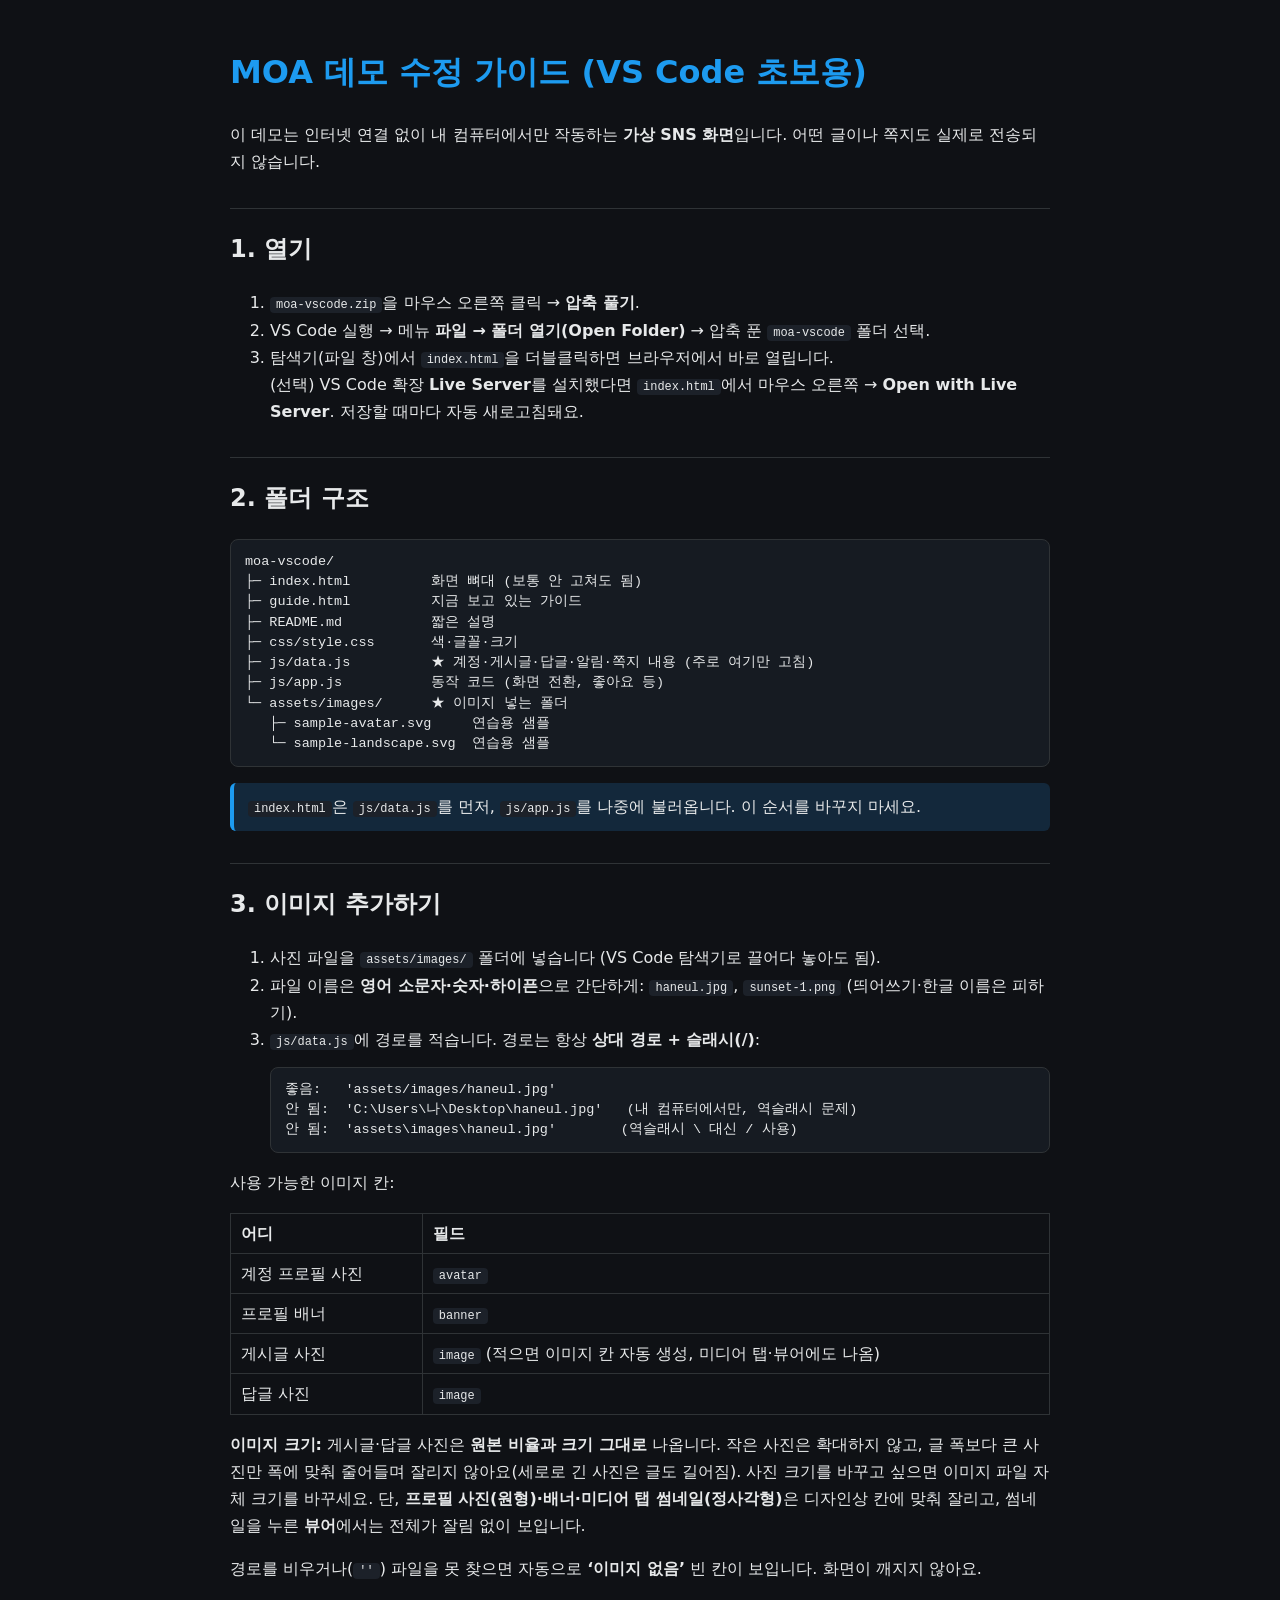
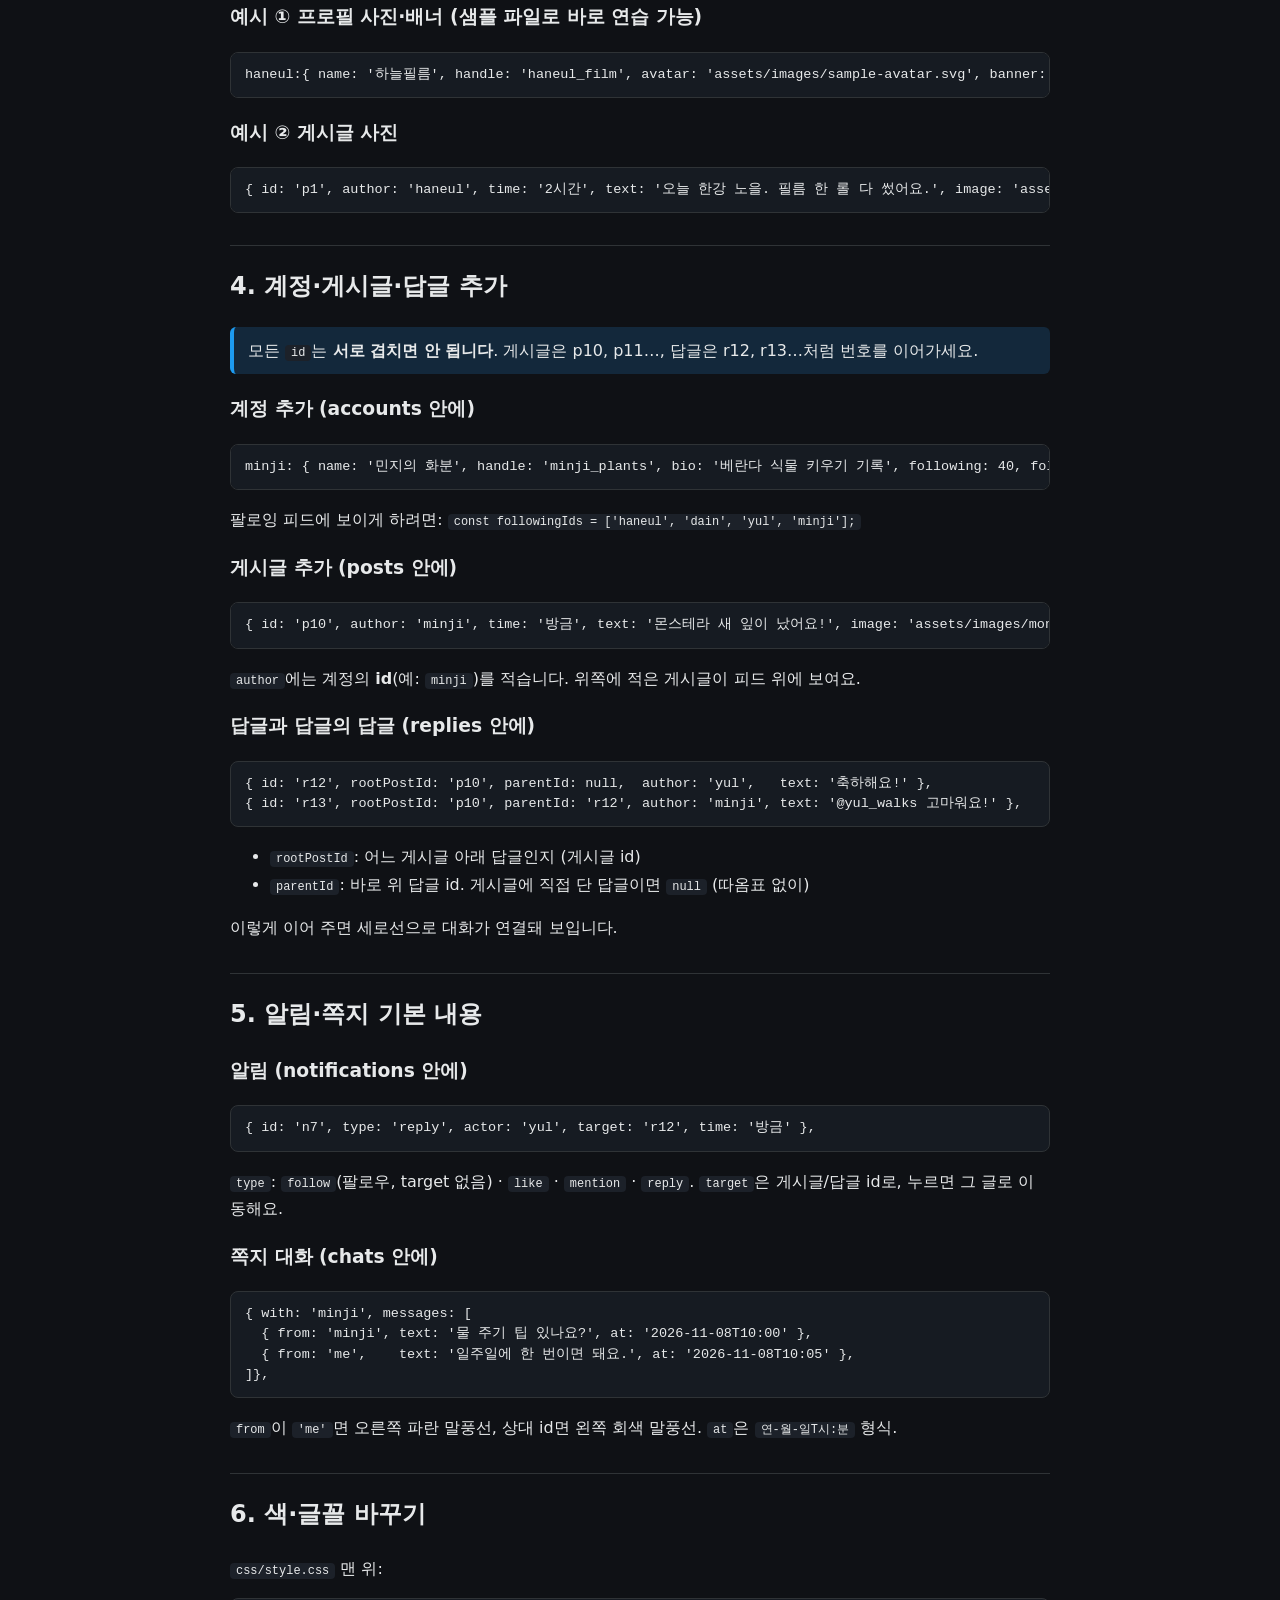
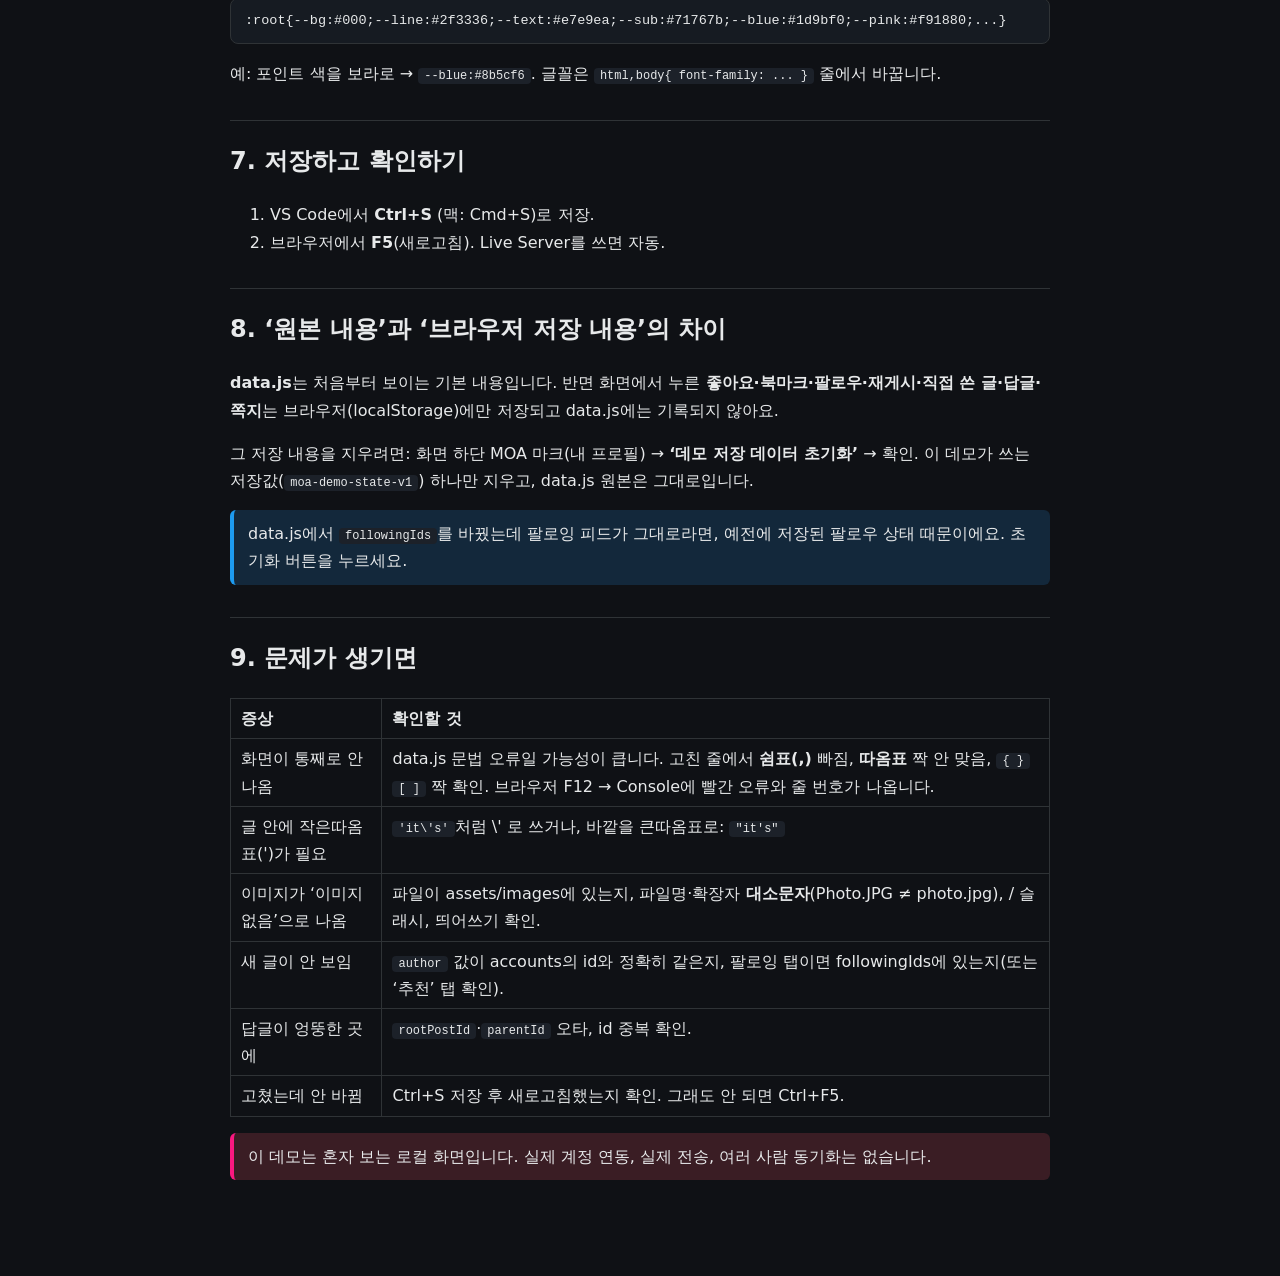
<file: KB/guide.html>
<!DOCTYPE html>
<html lang="ko"><head><meta charset="UTF-8"><meta name="viewport" content="width=device-width, initial-scale=1">
<title>MOA 데모 수정 가이드</title>
<style>
body{margin:0;background:#0f1115;color:#e7e9ea;font-family:system-ui,"Apple SD Gothic Neo","Malgun Gothic",sans-serif;line-height:1.7}
main{max-width:820px;margin:0 auto;padding:24px 20px 80px}
h1{color:#1d9bf0}h2{border-top:1px solid #2f3336;padding-top:20px;margin-top:32px}
code{background:#1c2129;padding:1px 6px;border-radius:4px;font-size:.92em}
pre{background:#161b22;border:1px solid #2f3336;border-radius:8px;padding:12px 14px;overflow-x:auto;font-size:13.5px;line-height:1.5}
.tip{background:#13283b;border-left:4px solid #1d9bf0;padding:10px 14px;border-radius:6px}
.warn{background:#3a1d24;border-left:4px solid #f91880;padding:10px 14px;border-radius:6px}
table{border-collapse:collapse;width:100%}td,th{border:1px solid #2f3336;padding:6px 10px;text-align:left;vertical-align:top}
</style></head><body><main>
<h1>MOA 데모 수정 가이드 (VS Code 초보용)</h1>
<p>이 데모는 인터넷 연결 없이 내 컴퓨터에서만 작동하는 <b>가상 SNS 화면</b>입니다. 어떤 글이나 쪽지도 실제로 전송되지 않습니다.</p>

<h2>1. 열기</h2>
<ol>
<li><code>moa-vscode.zip</code>을 마우스 오른쪽 클릭 → <b>압축 풀기</b>.</li>
<li>VS Code 실행 → 메뉴 <b>파일 → 폴더 열기(Open Folder)</b> → 압축 푼 <code>moa-vscode</code> 폴더 선택.</li>
<li>탐색기(파일 창)에서 <code>index.html</code>을 더블클릭하면 브라우저에서 바로 열립니다.<br>
(선택) VS Code 확장 <b>Live Server</b>를 설치했다면 <code>index.html</code>에서 마우스 오른쪽 → <b>Open with Live Server</b>. 저장할 때마다 자동 새로고침돼요.</li>
</ol>

<h2>2. 폴더 구조</h2>
<pre>moa-vscode/
├─ index.html          화면 뼈대 (보통 안 고쳐도 됨)
├─ guide.html          지금 보고 있는 가이드
├─ README.md           짧은 설명
├─ css/style.css       색·글꼴·크기
├─ js/data.js          ★ 계정·게시글·답글·알림·쪽지 내용 (주로 여기만 고침)
├─ js/app.js           동작 코드 (화면 전환, 좋아요 등)
└─ assets/images/      ★ 이미지 넣는 폴더
   ├─ sample-avatar.svg     연습용 샘플
   └─ sample-landscape.svg  연습용 샘플</pre>
<p class="tip"><code>index.html</code>은 <code>js/data.js</code>를 먼저, <code>js/app.js</code>를 나중에 불러옵니다. 이 순서를 바꾸지 마세요.</p>

<h2>3. 이미지 추가하기</h2>
<ol>
<li>사진 파일을 <code>assets/images/</code> 폴더에 넣습니다 (VS Code 탐색기로 끌어다 놓아도 됨).</li>
<li>파일 이름은 <b>영어 소문자·숫자·하이픈</b>으로 간단하게: <code>haneul.jpg</code>, <code>sunset-1.png</code> (띄어쓰기·한글 이름은 피하기).</li>
<li><code>js/data.js</code>에 경로를 적습니다. 경로는 항상 <b>상대 경로 + 슬래시(/)</b>:
<pre>좋음:   'assets/images/haneul.jpg'
안 됨:  'C:\Users\나\Desktop\haneul.jpg'   (내 컴퓨터에서만, 역슬래시 문제)
안 됨:  'assets\images\haneul.jpg'        (역슬래시 \ 대신 / 사용)</pre></li>
</ol>
<p>사용 가능한 이미지 칸:</p>
<table><tr><th>어디</th><th>필드</th></tr>
<tr><td>계정 프로필 사진</td><td><code>avatar</code></td></tr>
<tr><td>프로필 배너</td><td><code>banner</code></td></tr>
<tr><td>게시글 사진</td><td><code>image</code> (적으면 이미지 칸 자동 생성, 미디어 탭·뷰어에도 나옴)</td></tr>
<tr><td>답글 사진</td><td><code>image</code></td></tr></table>
<p><b>이미지 크기:</b> 게시글·답글 사진은 <b>원본 비율과 크기 그대로</b> 나옵니다. 작은 사진은 확대하지 않고, 글 폭보다 큰 사진만 폭에 맞춰 줄어들며 잘리지 않아요(세로로 긴 사진은 글도 길어짐). 사진 크기를 바꾸고 싶으면 이미지 파일 자체 크기를 바꾸세요. 단, <b>프로필 사진(원형)·배너·미디어 탭 썸네일(정사각형)</b>은 디자인상 칸에 맞춰 잘리고, 썸네일을 누른 <b>뷰어</b>에서는 전체가 잘림 없이 보입니다.</p>
<p>경로를 비우거나(<code>''</code>) 파일을 못 찾으면 자동으로 <b>‘이미지 없음’</b> 빈 칸이 보입니다. 화면이 깨지지 않아요.</p>

<h3>예시 ① 프로필 사진·배너 (샘플 파일로 바로 연습 가능)</h3>
<pre>haneul:{ name: '하늘필름', handle: 'haneul_film', avatar: 'assets/images/sample-avatar.svg', banner: 'assets/images/sample-landscape.svg', bio: '필름 카메라로 동네 풍경을 찍어요. 주말 출사 기록.', following: 180, followers: 2430 },</pre>
<h3>예시 ② 게시글 사진</h3>
<pre>{ id: 'p1', author: 'haneul', time: '2시간', text: '오늘 한강 노을. 필름 한 롤 다 썼어요.', image: 'assets/images/sample-landscape.svg' },</pre>

<h2>4. 계정·게시글·답글 추가</h2>
<p class="tip">모든 <code>id</code>는 <b>서로 겹치면 안 됩니다</b>. 게시글은 p10, p11…, 답글은 r12, r13…처럼 번호를 이어가세요.</p>
<h3>계정 추가 (accounts 안에)</h3>
<pre>minji: { name: '민지의 화분', handle: 'minji_plants', bio: '베란다 식물 키우기 기록', following: 40, followers: 310, avatar: '' },</pre>
<p>팔로잉 피드에 보이게 하려면: <code>const followingIds = ['haneul', 'dain', 'yul', 'minji'];</code></p>
<h3>게시글 추가 (posts 안에)</h3>
<pre>{ id: 'p10', author: 'minji', time: '방금', text: '몬스테라 새 잎이 났어요!', image: 'assets/images/monstera.jpg' },</pre>
<p><code>author</code>에는 계정의 <b>id</b>(예: <code>minji</code>)를 적습니다. 위쪽에 적은 게시글이 피드 위에 보여요.</p>
<h3>답글과 답글의 답글 (replies 안에)</h3>
<pre>{ id: 'r12', rootPostId: 'p10', parentId: null,  author: 'yul',   text: '축하해요!' },
{ id: 'r13', rootPostId: 'p10', parentId: 'r12', author: 'minji', text: '@yul_walks 고마워요!' },</pre>
<ul><li><code>rootPostId</code>: 어느 게시글 아래 답글인지 (게시글 id)</li>
<li><code>parentId</code>: 바로 위 답글 id. 게시글에 직접 단 답글이면 <code>null</code> (따옴표 없이)</li></ul>
<p>이렇게 이어 주면 세로선으로 대화가 연결돼 보입니다.</p>

<h2>5. 알림·쪽지 기본 내용</h2>
<h3>알림 (notifications 안에)</h3>
<pre>{ id: 'n7', type: 'reply', actor: 'yul', target: 'r12', time: '방금' },</pre>
<p><code>type</code>: <code>follow</code>(팔로우, target 없음) · <code>like</code> · <code>mention</code> · <code>reply</code>. <code>target</code>은 게시글/답글 id로, 누르면 그 글로 이동해요.</p>
<h3>쪽지 대화 (chats 안에)</h3>
<pre>{ with: 'minji', messages: [
  { from: 'minji', text: '물 주기 팁 있나요?', at: '2026-11-08T10:00' },
  { from: 'me',    text: '일주일에 한 번이면 돼요.', at: '2026-11-08T10:05' },
]},</pre>
<p><code>from</code>이 <code>'me'</code>면 오른쪽 파란 말풍선, 상대 id면 왼쪽 회색 말풍선. <code>at</code>은 <code>연-월-일T시:분</code> 형식.</p>

<h2>6. 색·글꼴 바꾸기</h2>
<p><code>css/style.css</code> 맨 위:</p>
<pre>:root{--bg:#000;--line:#2f3336;--text:#e7e9ea;--sub:#71767b;--blue:#1d9bf0;--pink:#f91880;...}</pre>
<p>예: 포인트 색을 보라로 → <code>--blue:#8b5cf6</code>. 글꼴은 <code>html,body{ font-family: ... }</code> 줄에서 바꿉니다.</p>

<h2>7. 저장하고 확인하기</h2>
<ol><li>VS Code에서 <b>Ctrl+S</b> (맥: Cmd+S)로 저장.</li>
<li>브라우저에서 <b>F5</b>(새로고침). Live Server를 쓰면 자동.</li></ol>

<h2>8. ‘원본 내용’과 ‘브라우저 저장 내용’의 차이</h2>
<p><b>data.js</b>는 처음부터 보이는 기본 내용입니다. 반면 화면에서 누른 <b>좋아요·북마크·팔로우·재게시·직접 쓴 글·답글·쪽지</b>는 브라우저(localStorage)에만 저장되고 data.js에는 기록되지 않아요.</p>
<p>그 저장 내용을 지우려면: 화면 하단 MOA 마크(내 프로필) → <b>‘데모 저장 데이터 초기화’</b> → 확인. 이 데모가 쓰는 저장값(<code>moa-demo-state-v1</code>) 하나만 지우고, data.js 원본은 그대로입니다.</p>
<p class="tip">data.js에서 <code>followingIds</code>를 바꿨는데 팔로잉 피드가 그대로라면, 예전에 저장된 팔로우 상태 때문이에요. 초기화 버튼을 누르세요.</p>

<h2>9. 문제가 생기면</h2>
<table>
<tr><th>증상</th><th>확인할 것</th></tr>
<tr><td>화면이 통째로 안 나옴</td><td>data.js 문법 오류일 가능성이 큽니다. 고친 줄에서 <b>쉼표(,)</b> 빠짐, <b>따옴표</b> 짝 안 맞음, <code>{ }</code> <code>[ ]</code> 짝 확인. 브라우저 F12 → Console에 빨간 오류와 줄 번호가 나옵니다.</td></tr>
<tr><td>글 안에 작은따옴표(')가 필요</td><td><code>'it\'s'</code>처럼 \' 로 쓰거나, 바깥을 큰따옴표로: <code>"it's"</code></td></tr>
<tr><td>이미지가 ‘이미지 없음’으로 나옴</td><td>파일이 assets/images에 있는지, 파일명·확장자 <b>대소문자</b>(Photo.JPG ≠ photo.jpg), / 슬래시, 띄어쓰기 확인.</td></tr>
<tr><td>새 글이 안 보임</td><td><code>author</code> 값이 accounts의 id와 정확히 같은지, 팔로잉 탭이면 followingIds에 있는지(또는 ‘추천’ 탭 확인).</td></tr>
<tr><td>답글이 엉뚱한 곳에</td><td><code>rootPostId</code>·<code>parentId</code> 오타, id 중복 확인.</td></tr>
<tr><td>고쳤는데 안 바뀜</td><td>Ctrl+S 저장 후 새로고침했는지 확인. 그래도 안 되면 Ctrl+F5.</td></tr>
</table>
<p class="warn">이 데모는 혼자 보는 로컬 화면입니다. 실제 계정 연동, 실제 전송, 여러 사람 동기화는 없습니다.</p>
</main></body></html>
</file>
<file: KB/css/style.css>
/* MOA 데모 스타일. 색은 맨 위 :root 변수만 바꾸면 전체에 적용돼요. */
:root{--bg:#000;--line:#2f3336;--text:#e7e9ea;--sub:#71767b;--blue:#1d9bf0;--pink:#f91880;--green:#00ba7c;--ph:#16181c}
*{box-sizing:border-box;-webkit-tap-highlight-color:transparent}
html,body{margin:0;background:var(--bg);color:var(--text);font-family:-apple-system,"Segoe UI",Roboto,"Apple SD Gothic Neo","Malgun Gothic",sans-serif;font-size:15px;line-height:1.35}
button{font:inherit;color:inherit;background:none;border:0;cursor:pointer;padding:0}
button:focus-visible{outline:2px solid var(--blue);outline-offset:1px;border-radius:999px}
svg{width:20px;height:20px;fill:none;stroke:currentColor;stroke-width:1.8;stroke-linecap:round;stroke-linejoin:round;flex:none}
.demo{position:fixed;top:4px;right:6px;z-index:90;font-size:10px;color:var(--sub);border:1px solid var(--line);background:#000;padding:1px 6px;border-radius:999px;pointer-events:none}
.wrap{display:flex;justify-content:center}
nav.side{display:none}
main{width:100%;max-width:600px;min-height:100vh;padding-bottom:110px}
.top{position:sticky;top:0;z-index:10;background:rgba(0,0,0,.85);backdrop-filter:blur(12px);border-bottom:1px solid var(--line)}
.bar{display:flex;align-items:center;height:53px;padding:0 16px;gap:20px}
.bar h1{font-size:19px;margin:0;font-weight:700}
.logo{position:absolute;left:50%;transform:translateX(-50%);width:28px;height:28px}
.logo svg{width:28px;height:28px;stroke-width:2.2}
.tabs{display:flex}
.tab{flex:1;height:53px;color:var(--sub);font-weight:500;position:relative}
.tab.on{color:var(--text);font-weight:700}
.tab.on::after{content:"";position:absolute;bottom:0;left:50%;transform:translateX(-50%);width:56px;height:4px;border-radius:2px;background:var(--blue)}
.tab:hover{background:rgba(231,233,234,.06)}
.av{width:40px;height:40px;border-radius:50%;background:#333639;flex:none;display:flex;align-items:center;justify-content:center;color:var(--sub);font-size:9px;overflow:hidden}
.av.sm{width:32px;height:32px}
.post{display:flex;gap:10px;padding:12px 16px 4px;border-bottom:1px solid var(--line);cursor:pointer}
.post:hover{background:rgba(255,255,255,.03)}
.body{flex:1;min-width:0}
.meta{display:flex;gap:4px;align-items:baseline;white-space:nowrap;overflow:hidden}
.name{font-weight:700;overflow:hidden;text-overflow:ellipsis}.name:hover{text-decoration:underline}
.handle,.time{color:var(--sub);overflow:hidden;text-overflow:ellipsis}
.txt{margin-top:2px;word-break:keep-all;overflow-wrap:anywhere}
.ph{background:var(--ph);border:1px solid var(--line);border-radius:16px;display:flex;align-items:center;justify-content:center;color:var(--sub);font-size:13px;width:100%}
.post .ph{margin-top:10px;aspect-ratio:16/10}
.acts{display:flex;justify-content:space-between;margin:2px -8px 0;color:var(--sub);font-size:13px}
.act{display:flex;align-items:center;gap:4px;min-height:40px;padding:0 8px;border-radius:999px}
.act svg{width:18px;height:18px}
.act.r:hover,.act.v:hover,.act.m:hover,.act.s:hover{color:var(--blue)}
.act.rp:hover,.act.rp.on{color:var(--green)}
.act.l:hover,.act.l.on{color:var(--pink)}
.act.l.on svg{fill:var(--pink)}
.act.m.on{color:var(--blue)}.act.m.on svg{fill:var(--blue)}
.grp{display:flex;gap:0}
/* profile */
.pbanner{position:relative;aspect-ratio:3/1;background:#333639;display:flex;align-items:center;justify-content:center;color:var(--sub);font-size:13px}
.cbtn{position:absolute;top:8px;width:36px;height:36px;border-radius:50%;background:rgba(0,0,0,.55);display:flex;align-items:center;justify-content:center}
.cb-back{left:12px}.cb-s{right:56px}.cb-m{right:12px}
.prof{padding:0 16px 12px}
.prow{display:flex;justify-content:space-between;align-items:flex-start;height:44px}
.prof .bigav{width:80px;height:80px;margin-top:-40px;border:4px solid #000}
.pbtns{display:flex;gap:8px;margin-top:12px}
.obtn{height:36px;padding:0 16px;border-radius:999px;border:1px solid #536471;font-weight:700}
.obtn.ic{width:36px;padding:0;display:flex;align-items:center;justify-content:center}
.follow{height:36px;padding:0 18px;border-radius:999px;background:#eff3f4;color:#0f1419;font-weight:700}
.follow.on{background:none;color:var(--text);border:1px solid #536471}
.pname{font-size:20px;font-weight:800;margin:4px 0 0}
.joined{color:var(--sub);display:flex;align-items:center;gap:4px;margin:10px 0}
.joined svg{width:16px;height:16px}
.counts{color:var(--sub);display:flex;gap:18px}.counts b{color:var(--text)}
.ptabs{border-bottom:1px solid var(--line)}
.ptabs .tab{display:flex;align-items:center;justify-content:center;gap:6px}
.ptabs svg{width:18px;height:18px}
.grid{display:grid;grid-template-columns:repeat(3,1fr);gap:2px;padding:2px}
.grid .ph{aspect-ratio:1;border-radius:0;border:0}
/* detail */
.detail{padding:12px 16px 0;border-bottom:1px solid var(--line)}
.dhead{display:flex;gap:10px;align-items:center}
.dtxt{font-size:17px;margin:12px 0;line-height:1.4;word-break:keep-all}
.dmeta{color:var(--sub);padding:12px 0;border-bottom:1px solid var(--line)}.dmeta b{color:var(--text)}
.detail .ph{aspect-ratio:16/10}
.dacts{display:flex;justify-content:space-around;padding:4px 0}
.dacts .act{border:1px solid var(--line);min-width:52px;justify-content:center;height:36px;min-height:36px}
.replybar{position:fixed;left:0;right:0;bottom:56px;padding:8px 12px;background:#000;border-top:1px solid var(--line);z-index:20;display:flex;justify-content:center}
.replybar button{width:100%;max-width:576px;height:40px;border-radius:999px;background:#202327;color:var(--sub);text-align:left;padding:0 16px}
.empty{padding:40px 24px;text-align:center;color:var(--sub)}
.empty h2{color:var(--text);font-size:22px;margin:0 0 6px}
/* bottom nav + fab */
nav.mob{position:fixed;bottom:0;left:0;right:0;height:56px;background:#000;border-top:1px solid var(--line);display:flex;justify-content:space-around;z-index:30}
nav.mob button{flex:1;display:flex;align-items:center;justify-content:center}
nav.mob svg{width:26px;height:26px}
nav.mob .on svg{stroke-width:2.6}
.fab{position:fixed;right:16px;bottom:72px;width:56px;height:56px;border-radius:50%;background:var(--blue);color:#fff;display:flex;align-items:center;justify-content:center;z-index:30;box-shadow:0 0 12px rgba(255,255,255,.15)}
.fab svg{width:26px;height:26px;stroke-width:2.4}
/* sheet & viewer */
.backdrop{position:fixed;inset:0;background:rgba(91,112,131,.4);z-index:60;display:flex;align-items:flex-end;justify-content:center}
.sheet{width:100%;max-width:600px;background:#000;border-radius:16px 16px 0 0;padding:8px 0 16px}
.grab{width:36px;height:4px;border-radius:2px;background:#333639;margin:4px auto 12px}
.srow{display:flex;align-items:center;gap:14px;width:100%;padding:14px 20px;font-size:16px;font-weight:700}
.srow:hover{background:rgba(255,255,255,.04)}
.scancel{display:block;margin:8px 16px 0;width:calc(100% - 32px);height:44px;border-radius:999px;border:1px solid #536471;font-weight:700}
.toast{position:fixed;bottom:140px;left:50%;transform:translateX(-50%);background:var(--blue);color:#fff;padding:10px 16px;border-radius:6px;z-index:95;font-size:14px}
.viewer{position:fixed;inset:0;background:#000;display:flex;align-items:center;justify-content:center;z-index:70}
.viewer .ph{width:min(92vw,600px);aspect-ratio:4/3;border-radius:0}
.vbtn{position:absolute;width:40px;height:40px;border-radius:50%;background:rgba(39,44,48,.8);display:flex;align-items:center;justify-content:center}
.vclose{top:12px;left:12px}.vprev{left:8px;top:50%}.vnext{right:8px;top:50%}
.vcap{position:absolute;bottom:20px;left:16px;right:16px;color:var(--sub);text-align:center}
/* 스레드 */
.post.th{padding-top:0;border-bottom:0}
.post.th.end{border-bottom:1px solid var(--line);padding-bottom:4px}
.col{display:flex;flex-direction:column;align-items:center;flex:none;width:40px}
.th .col::before{content:"";width:2px;height:12px;flex:none}
.th.from .col::before{background:#333639}
.th.branch .col::before{height:18px}.th.branch .body{padding-top:18px}
.th .body{padding-top:12px}
.col .line{flex:1;width:2px;background:#333639;margin-top:4px;min-height:12px}
.rto{color:var(--sub);font-size:14px}
.detail.focus{padding-top:0}
.ctx{display:flex;gap:10px;padding:4px 16px 8px}.ctxt{color:var(--sub);font-size:14px}
/* refinements */
.bar.c{position:relative}.bar.c h1{position:absolute;left:50%;transform:translateX(-50%)}
.pbanner.mine{background:#16181c}
.ptabs{overflow-x:auto;scrollbar-width:none}.ptabs .tab{flex:1 0 auto;padding:0 14px;white-space:nowrap}
.ptabs .tab.on::after{height:3px;width:calc(100% - 24px);min-width:40px}
.empty.big{padding:48px 24px}.empty.big h2{font-size:28px;font-weight:800;text-align:left}
.pname{color:#fff}
nav.mob .on svg{fill:currentColor;stroke-width:1.8}
nav.mob [data-go="#/u/me"].on svg path{fill:none;stroke:#000}
nav.mob [data-go="#/search"].on svg{fill:none;stroke-width:2.8}
.replybar button{border:1px solid var(--line);background:#000}
.dtxt{font-size:19px}
.post.th .txt{font-size:15px}
/* 알림 */
.nrow{gap:12px;padding:12px 16px}
.nic{width:40px;display:flex;justify-content:flex-end;flex:none}.nic svg{width:28px;height:28px}
.nic.blue{color:var(--blue)}.nic.pink{color:var(--pink)}.nic.pink svg{fill:var(--pink)}
.ntext{margin-top:8px}.ntext .name{margin-right:2px}.nsnip{color:var(--sub);margin-top:4px;overflow:hidden;text-overflow:ellipsis;display:-webkit-box;-webkit-line-clamp:3;-webkit-box-orient:vertical}
.tabs .tab svg{width:18px;height:18px;vertical-align:-3px}
/* 쪽지 */
.pill{height:32px;padding:0 12px;border:1px solid #536471;border-radius:999px;font-weight:700;display:flex;align-items:center;gap:4px}.pill svg{width:16px;height:16px}
.sbox{margin:10px 16px;height:42px;border-radius:999px;background:#202327;display:flex;align-items:center;gap:8px;padding:0 16px;color:var(--sub)}
.sbox input{flex:1;background:none;border:0;color:var(--text);font:inherit;outline:none;min-width:0}
.crow{border-bottom:0;padding:12px 16px;align-items:center}.av.lg{width:52px;height:52px}
.ctime{margin-left:auto;padding-left:8px;flex:none}.clast{white-space:nowrap;overflow:hidden;text-overflow:ellipsis}
.chead{position:absolute;left:50%;transform:translateX(-50%);display:flex;align-items:center;gap:8px}
.cintro{display:flex;flex-direction:column;align-items:center;gap:2px;padding:24px 16px;border-bottom:1px solid var(--line);text-align:center}
.cintro b{font-size:17px;margin-top:8px}.cintro .obtn{margin-top:10px}
.msgs{display:flex;flex-direction:column;gap:4px;padding:12px 16px 150px}
.dsep{align-self:center;color:var(--sub);font-size:13px;margin:14px 0 6px}
.bub{max-width:78%;padding:10px 16px;border-radius:22px;color:#fff;white-space:pre-wrap;overflow-wrap:anywhere}
.bub.in{align-self:flex-start;background:#2f3336;border-bottom-left-radius:6px}
.bub.out{align-self:flex-end;background:var(--blue);border-bottom-right-radius:6px}
.cbar{position:fixed;left:0;right:0;bottom:56px;background:#000;border-top:1px solid var(--line);padding:6px 12px 8px;z-index:20}
.cnote{font-size:11px;color:var(--sub);text-align:center;margin-bottom:4px}
.crow2{display:flex;align-items:flex-end;gap:8px;max-width:576px;margin:0 auto}
/* 아바타·이미지 칸 기준 박스: 안쪽 사진이 칸 밖으로 넘치지 않게 */
.av,.ph,.pbanner{position:relative;overflow:hidden}
.av img{border-radius:50%;max-width:none}
.av img,.ph img,.pbanner img{position:absolute;inset:0;width:100%;height:100%;object-fit:cover}
.av i{font-style:normal}
/* 해시태그 파란색 + 줄바꿈 유지 */
.tag{color:var(--blue)}
/* 프로필 위치·가입일 (회색, 아이콘+글자, 좁은 화면에선 줄바꿈) */
.pmeta{display:flex;flex-wrap:wrap;column-gap:14px;row-gap:2px;margin:10px 0}
/* 쪽지 사진: 원본 비율, 말풍선/화면 폭 안에서만 축소, 잘림·확대 없음 */
.bub.hasimg{padding:4px;width:fit-content}
.bub.hasimg .btxt{padding:6px 12px 6px}
.cimgbtn{display:block;max-width:100%}
.bub .ph.cimg{width:200px;max-width:100%;aspect-ratio:4/3;border-radius:18px}
.bub .ph.cimg.has{width:auto;aspect-ratio:auto}
.bub .ph.cimg.has img{max-width:min(calc(78vw - 40px),440px);max-height:none;border:0;border-radius:18px}
.pmeta .joined{margin:0;min-width:0;overflow-wrap:anywhere}
.txt,.dtxt,.bio{white-space:pre-wrap}
/* 게시글·답글 사진: 원본 크기·비율 그대로 (작은 사진은 확대 안 함, 큰 사진만 글 폭에 맞춰 축소, 잘림 없음) */
.ph.has{aspect-ratio:auto;display:block;width:auto;max-width:100%;background:none;border:0;border-radius:0}
.ph.has>span{display:none}
.ph.has img{position:static;display:block;width:auto;height:auto;max-width:100%;object-fit:initial;border:1px solid var(--line);border-radius:16px}
/* 미디어 탭 썸네일은 정사각형 유지 */
.grid .ph.has{aspect-ratio:1;width:100%}
.grid .ph.has img{position:absolute;inset:0;width:100%;height:100%;object-fit:cover;border:0;border-radius:0}
/* 뷰어: 전체 이미지가 화면 안에 다 보이게 */
.viewer .ph.has{width:auto;display:flex;justify-content:center}
.viewer .ph.has img{max-width:92vw;max-height:85vh;object-fit:contain;border:0;border-radius:0}
.pbtns{flex-wrap:wrap;justify-content:flex-end}
.obtn[data-reset]{font-size:12px;padding:0 10px;color:var(--sub)}
.crow2 textarea{flex:1;min-height:40px;max-height:120px;background:#202327;border-radius:20px;padding:9px 16px;font-size:15px}
.cplus{border:1px solid #536471;width:40px;height:40px;justify-content:center}.csend{background:var(--blue);color:#fff;width:40px;height:40px;justify-content:center}
@media(min-width:1000px){.cbar{bottom:0}}
textarea{width:100%;min-height:120px;background:#000;color:var(--text);border:0;font:inherit;font-size:18px;resize:none;outline:none;padding:8px 16px}
@media(min-width:1000px){
 nav.side{display:flex;flex-direction:column;gap:4px;width:260px;padding:8px 12px;position:sticky;top:0;height:100vh}
 nav.side button{display:flex;align-items:center;gap:18px;padding:12px;border-radius:999px;font-size:19px}
 nav.side button:hover{background:rgba(231,233,234,.1)}
 nav.side .on{font-weight:700}
 nav.side svg{width:26px;height:26px}
 main{border-left:1px solid var(--line);border-right:1px solid var(--line);padding-bottom:40px}
 nav.mob{display:none}.fab{right:calc(50% - 360px);bottom:24px}.replybar{bottom:0}
}
</file>
